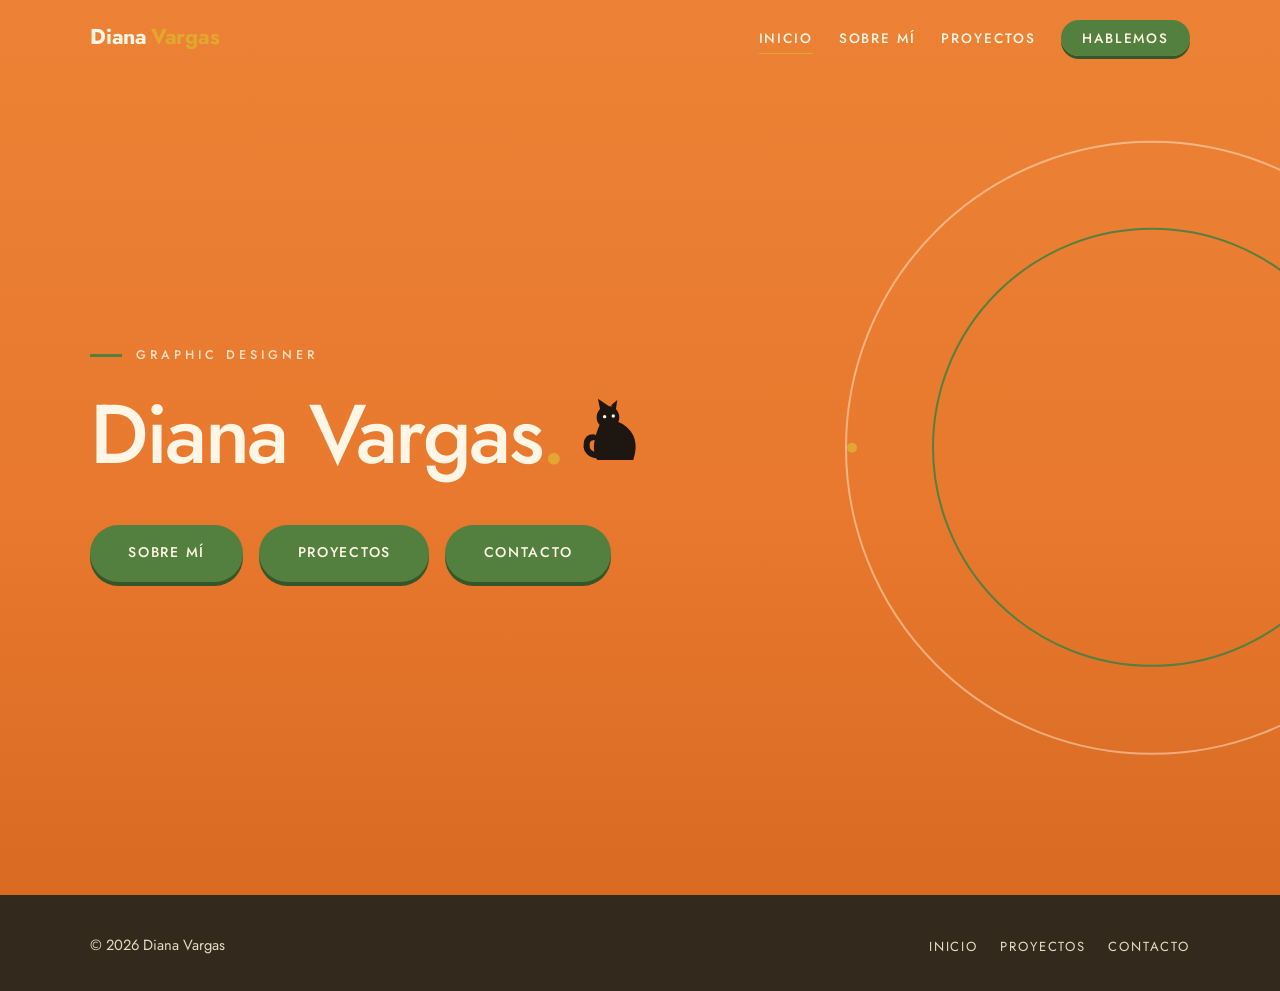
<file: index.html>
<!DOCTYPE html>
<html lang="es">
<head>
  <meta charset="UTF-8" />
  <meta name="viewport" content="width=device-width, initial-scale=1.0" />
  <title>Diana Vargas — Graphic Designer</title>
  <meta name="description" content="Portafolio de Diana Vargas, graphic designer: branding, ilustración, UI/UX y contenido visual." />
  <meta name="author" content="Diana Vargas" />
  <meta name="theme-color" content="#E8792E" />
  <meta property="og:title" content="Diana Vargas — Graphic Designer" />
  <meta property="og:description" content="Branding, ilustración, UI/UX y contenido visual con color y propósito." />
  <meta property="og:type" content="website" />
  <link rel="icon" href="data:image/svg+xml,%3Csvg xmlns='http://www.w3.org/2000/svg' viewBox='0 0 64 64'%3E%3Crect width='64' height='64' rx='8' fill='%23E8792E'/%3E%3Ctext x='32' y='44' font-family='Segoe UI, sans-serif' font-size='36' font-weight='600' fill='%23FFF6E6' text-anchor='middle'%3ED%3C/text%3E%3C/svg%3E" />
  <link rel="preconnect" href="https://fonts.googleapis.com" />
  <link rel="preconnect" href="https://fonts.gstatic.com" crossorigin />
  <link href="https://fonts.googleapis.com/css2?family=Jost:wght@400;500;600;700&display=swap" rel="stylesheet" />
  <link rel="stylesheet" href="style.css?v=2" />
</head>
<body class="page-home">

  <header class="site-header">
    <nav class="nav container" aria-label="Navegación principal">
      <a href="index.html" class="brand">Diana<span class="acento">Vargas</span></a>
      <button class="nav-toggle" id="nav-toggle" aria-expanded="false" aria-controls="nav-menu" aria-label="Abrir menú">
        <span aria-hidden="true"></span>
        <span aria-hidden="true"></span>
        <span aria-hidden="true"></span>
      </button>
      <ul class="nav-menu" id="nav-menu">
        <li><a href="index.html" class="nav-link active">Inicio</a></li>
        <li><a href="sobre-mi.html" class="nav-link">Sobre mí</a></li>
        <li><a href="proyectos.html" class="nav-link">Proyectos</a></li>
        <li><a href="contacto.html" class="nav-link nav-cta">Hablemos</a></li>
      </ul>
    </nav>
  </header>

  <main>
    <!-- ============ INICIO ============ -->
    <section id="inicio" class="hero">
      <div class="hero-circle" aria-hidden="true"></div>

      <div class="container hero-grid">
        <div class="hero-text reveal">
          <p class="hero-role">Graphic Designer</p>
          <h1 class="hero-title">Diana Vargas<span class="hero-dot">.</span><span class="cat" aria-hidden="true">
            <svg class="cat-walk" viewBox="0 0 100 100" preserveAspectRatio="xMidYMax meet">
              <path class="cat-tail-walk" d="M88 58 Q98 40 94 12" fill="none" stroke="#1E1611" stroke-width="10" stroke-linecap="round" />
              <path class="cat-leg cat-leg-a" d="M40 82 L37 94" fill="none" stroke="#1E1611" stroke-width="10" stroke-linecap="round" />
              <path class="cat-leg cat-leg-b" d="M52 84 L50 96" fill="none" stroke="#1E1611" stroke-width="10" stroke-linecap="round" />
              <path class="cat-leg cat-leg-b" d="M68 84 L66 96" fill="none" stroke="#1E1611" stroke-width="10" stroke-linecap="round" />
              <path class="cat-leg cat-leg-a" d="M82 80 L80 94" fill="none" stroke="#1E1611" stroke-width="10" stroke-linecap="round" />
              <ellipse cx="58" cy="66" rx="37" ry="19" fill="#1E1611" />
              <g class="cat-head">
                <path class="cat-ear cat-ear-a" d="M22 38 L17 12 L38 30 Z" fill="#1E1611" />
                <path class="cat-ear cat-ear-b" d="M43 28 L53 14 L52 40 Z" fill="#1E1611" />
                <circle cx="36" cy="46" r="19" fill="#1E1611" />
                <circle class="cat-eye" cx="30" cy="44" r="3" fill="#FFF6E6" />
              </g>
            </svg>
            <svg class="cat-sit" viewBox="0 0 100 100" preserveAspectRatio="xMidYMax meet">
              <path class="cat-tail-sit" d="M30 90 Q8 88 10 72 Q11 62 20 62" fill="none" stroke="#1E1611" stroke-width="9" stroke-linecap="round" />
              <path d="M30 42 Q14 78 26 96 L80 96 Q92 60 64 42 Q46 32 30 42 Z" fill="#1E1611" />
              <path class="cat-ear cat-ear-a" d="M31 24 L27 4 L43 15 Z" fill="#1E1611" />
              <path class="cat-ear cat-ear-b" d="M47 14 L56 6 L53 26 Z" fill="#1E1611" />
              <circle cx="42" cy="32" r="17" fill="#1E1611" />
              <circle class="cat-eye" cx="37" cy="31" r="2.6" fill="#FFF6E6" />
              <circle class="cat-eye" cx="50" cy="30" r="2.6" fill="#FFF6E6" />
            </svg>
          </span></h1>
          <div class="hero-actions">
            <a href="sobre-mi.html" class="btn btn-primary btn-xl">Sobre mí</a>
            <a href="proyectos.html" class="btn btn-primary btn-xl">Proyectos</a>
            <a href="contacto.html" class="btn btn-primary btn-xl">Contacto</a>
          </div>
        </div>
      </div>
    </section>
  </main>

  <footer class="site-footer">
    <div class="container footer-grid">
      <p>© <span id="year">2026</span> Diana Vargas</p>
      <ul class="footer-links">
        <li><a href="index.html">Inicio</a></li>
        <li><a href="proyectos.html">Proyectos</a></li>
        <li><a href="contacto.html">Contacto</a></li>
      </ul>
    </div>
  </footer>

  <div class="toast" id="toast" role="status" aria-live="polite"></div>

  <script src="script.js?v=2"></script>
</body>
</html>
</file>
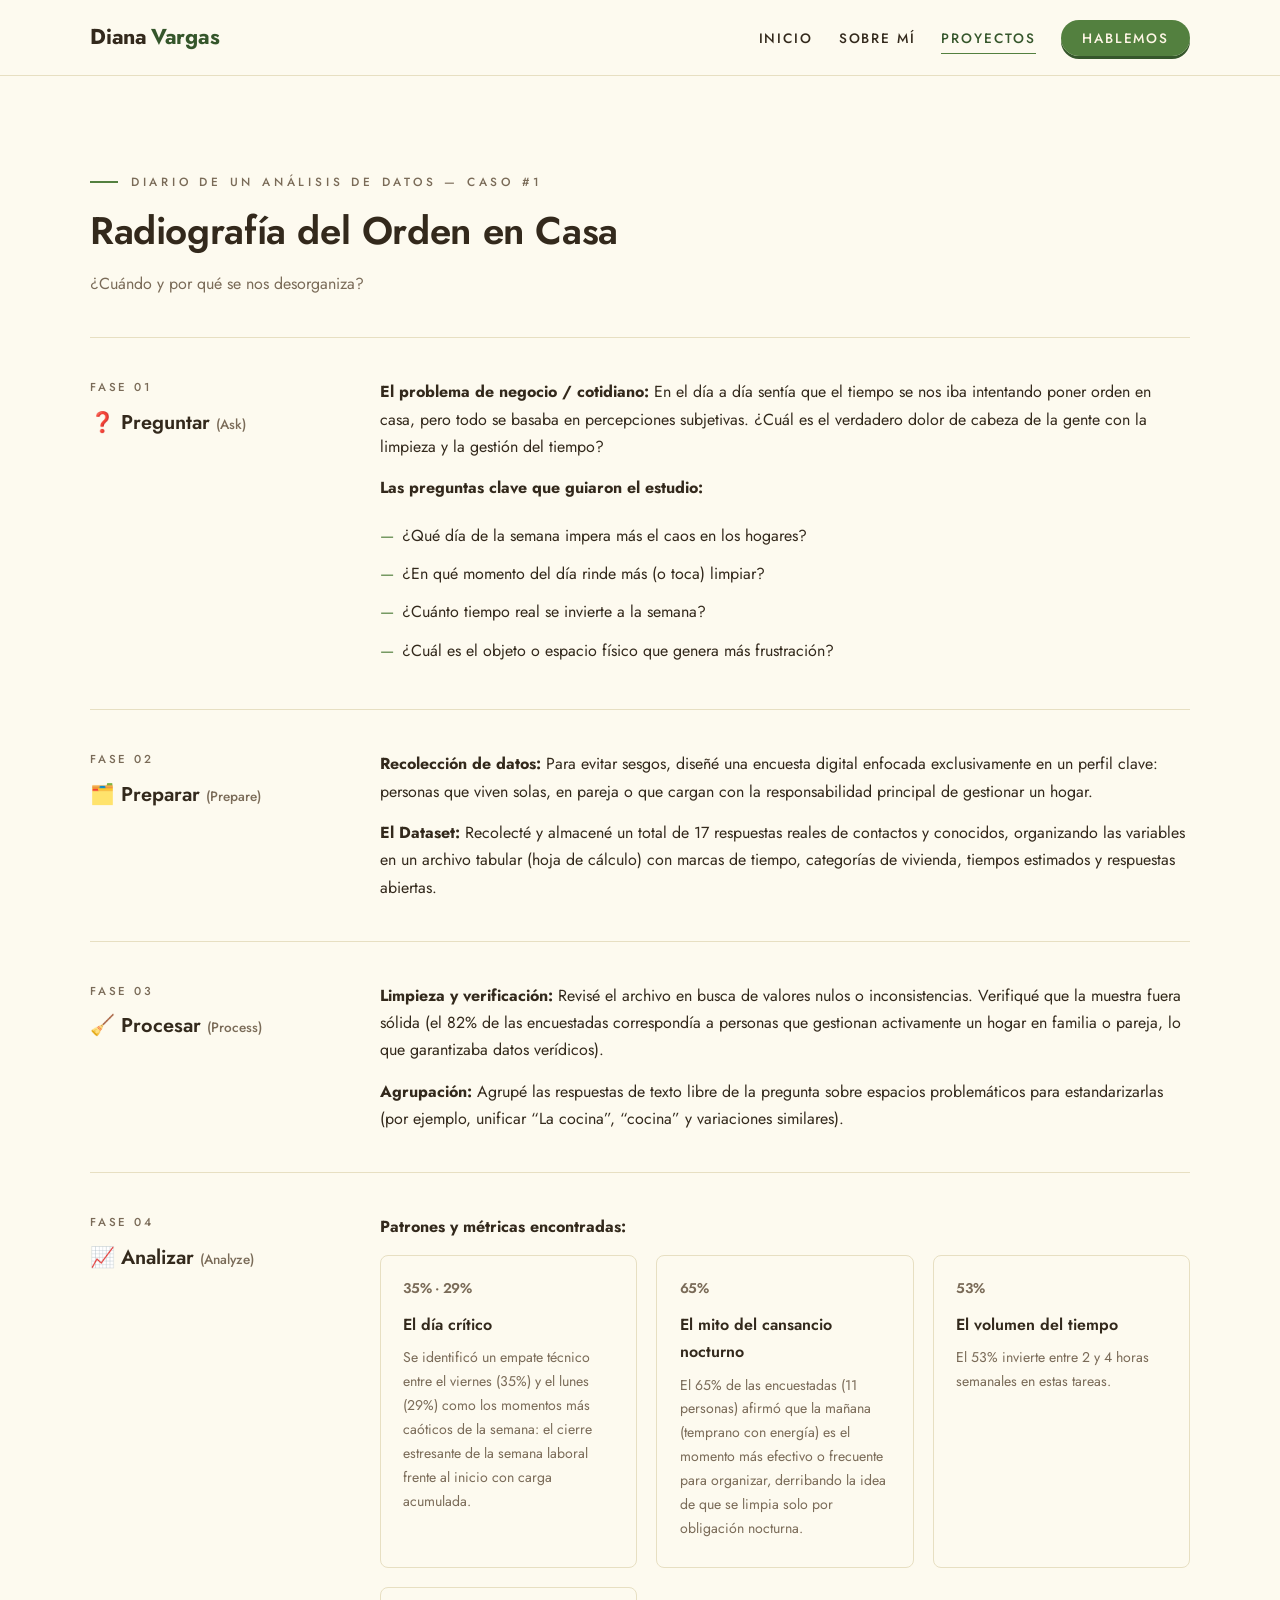
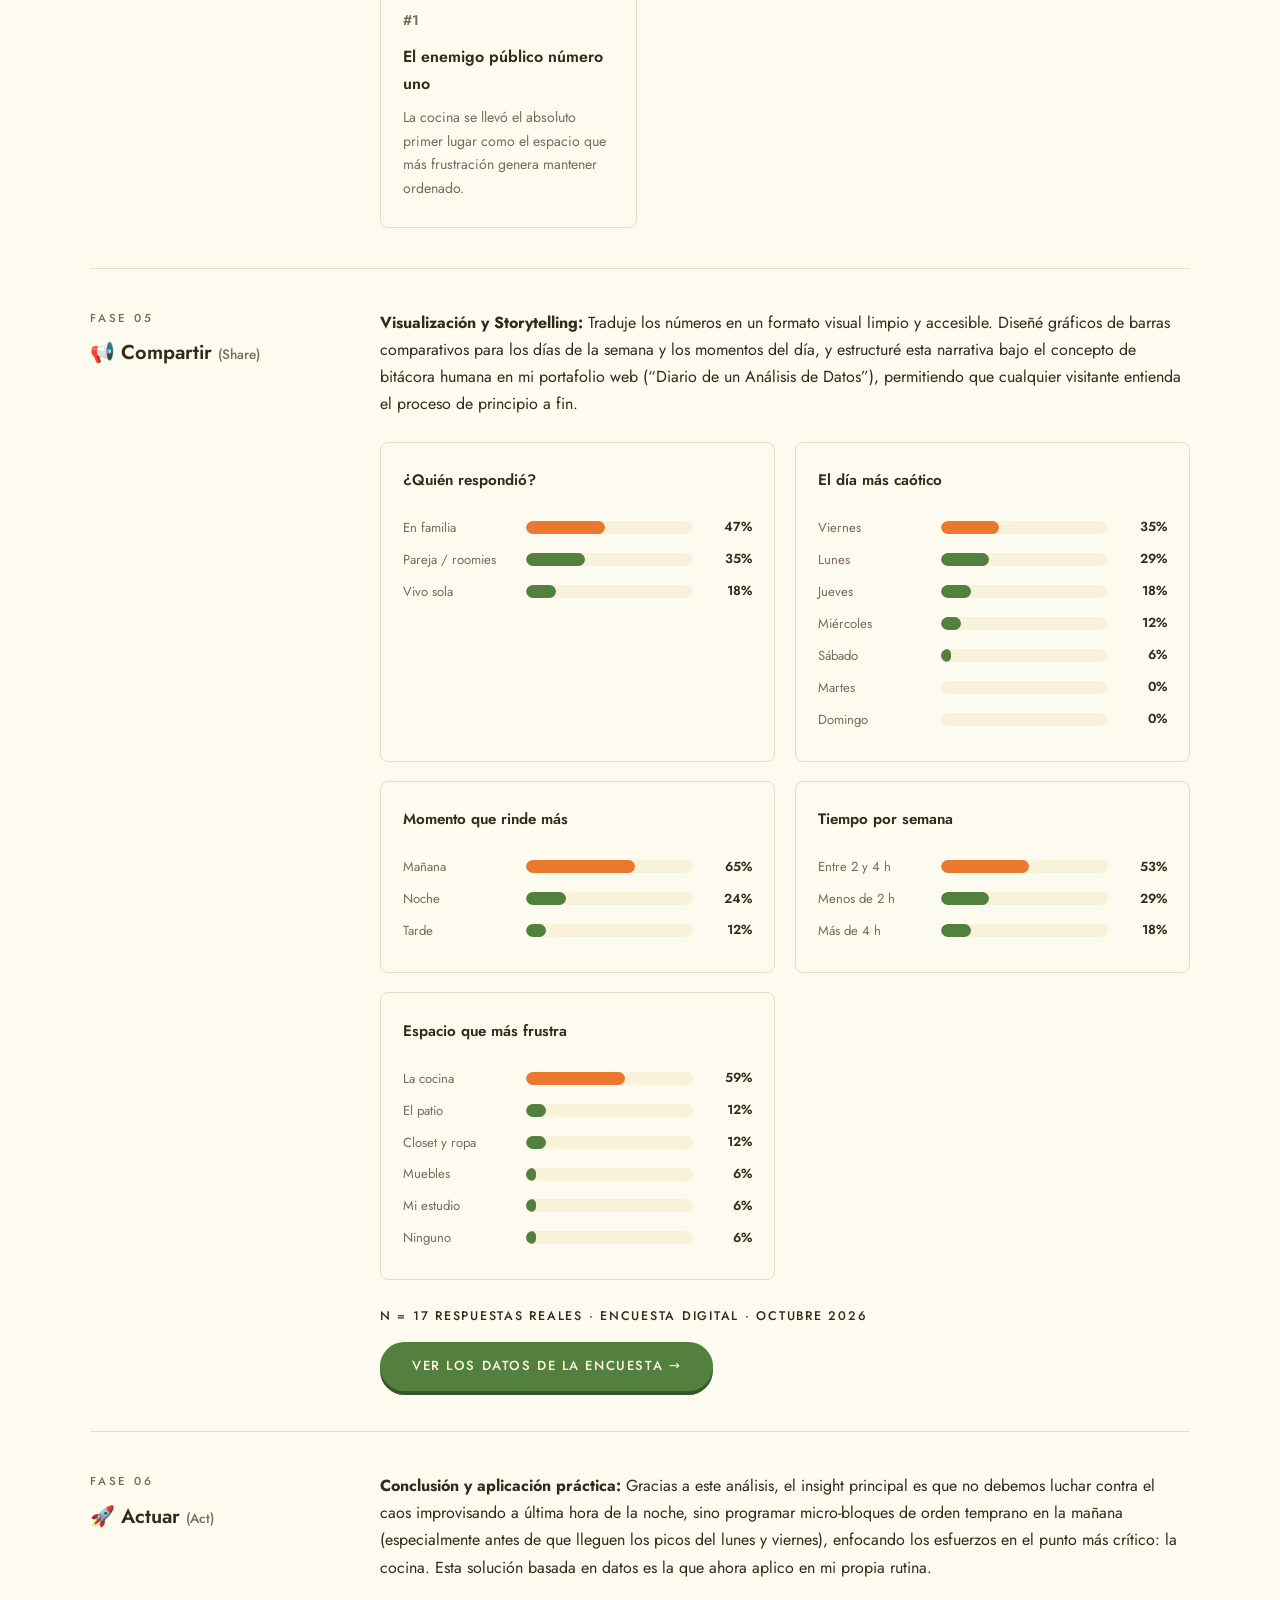
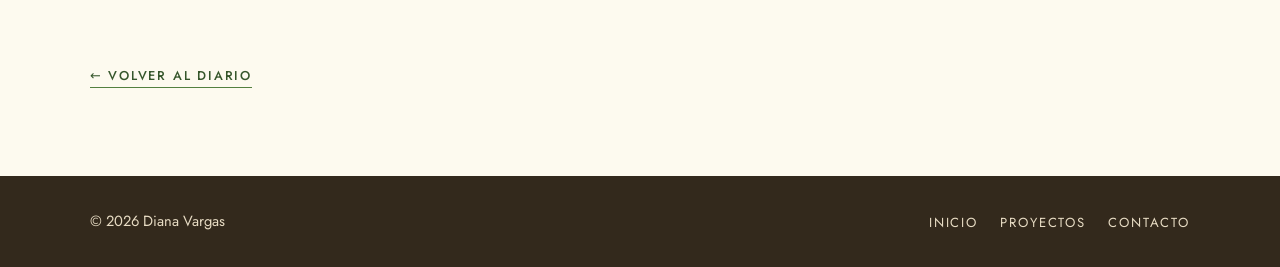
<file: caso-1.html>
<!DOCTYPE html>
<html lang="es">
<head>
  <meta charset="UTF-8" />
  <meta name="viewport" content="width=device-width, initial-scale=1.0" />
  <title>Caso #1: Radiografía del Orden en Casa — Diana Vargas</title>
  <meta name="description" content="Caso #1 del Diario de un análisis de datos: cuándo y por qué se desorganiza el hogar. Encuesta a 17 personas y proceso completo, de principio a fin." />
  <meta name="author" content="Diana Vargas" />
  <meta name="theme-color" content="#E8792E" />
  <link rel="icon" href="data:image/svg+xml,%3Csvg xmlns='http://www.w3.org/2000/svg' viewBox='0 0 64 64'%3E%3Crect width='64' height='64' rx='8' fill='%23E8792E'/%3E%3Ctext x='32' y='44' font-family='Segoe UI, sans-serif' font-size='36' font-weight='600' fill='%23FFF6E6' text-anchor='middle'%3ED%3C/text%3E%3C/svg%3E" />
  <link rel="preconnect" href="https://fonts.googleapis.com" />
  <link rel="preconnect" href="https://fonts.gstatic.com" crossorigin />
  <link href="https://fonts.googleapis.com/css2?family=Jost:wght@400;500;600;700&display=swap" rel="stylesheet" />
  <link rel="stylesheet" href="style.css?v=2" />
</head>
<body>

  <header class="site-header site-header-static">
    <nav class="nav container" aria-label="Navegación principal">
      <a href="index.html" class="brand">Diana<span class="acento">Vargas</span></a>
      <button class="nav-toggle" id="nav-toggle" aria-expanded="false" aria-controls="nav-menu" aria-label="Abrir menú">
        <span aria-hidden="true"></span>
        <span aria-hidden="true"></span>
        <span aria-hidden="true"></span>
      </button>
      <ul class="nav-menu" id="nav-menu">
        <li><a href="index.html" class="nav-link">Inicio</a></li>
        <li><a href="sobre-mi.html" class="nav-link">Sobre mí</a></li>
        <li><a href="proyectos.html" class="nav-link active">Proyectos</a></li>
        <li><a href="contacto.html" class="nav-link nav-cta">Hablemos</a></li>
      </ul>
    </nav>
  </header>

  <main>
    <!-- ============ CASO #1: RADIOGRAFÍA DEL ORDEN EN CASA ============ -->
    <section id="caso-1" class="section">
      <div class="container">
        <p class="section-eyebrow reveal">Diario de un análisis de datos — Caso #1</p>
        <h1 class="section-title reveal">Radiografía del Orden en Casa</h1>
        <p class="section-lead reveal">¿Cuándo y por qué se nos desorganiza?</p>

        <!-- FASE 1: PREGUNTAR -->
        <div class="case-phase reveal" style="--d:.05s">
          <div class="case-phase-meta">
            <p class="case-phase-num">Fase 01</p>
            <h2 class="case-phase-title">❓ Preguntar <span class="case-phase-en">(Ask)</span></h2>
          </div>
          <div class="case-phase-body">
            <p>
              <strong>El problema de negocio / cotidiano:</strong> En el día a día sentía que
              el tiempo se nos iba intentando poner orden en casa, pero todo se basaba en
              percepciones subjetivas. ¿Cuál es el verdadero dolor de cabeza de la gente con
              la limpieza y la gestión del tiempo?
            </p>
            <p><strong>Las preguntas clave que guiaron el estudio:</strong></p>
            <ul class="case-questions">
              <li>¿Qué día de la semana impera más el caos en los hogares?</li>
              <li>¿En qué momento del día rinde más (o toca) limpiar?</li>
              <li>¿Cuánto tiempo real se invierte a la semana?</li>
              <li>¿Cuál es el objeto o espacio físico que genera más frustración?</li>
            </ul>
          </div>
        </div>

        <!-- FASE 2: PREPARAR -->
        <div class="case-phase reveal" style="--d:.05s">
          <div class="case-phase-meta">
            <p class="case-phase-num">Fase 02</p>
            <h2 class="case-phase-title">🗂️ Preparar <span class="case-phase-en">(Prepare)</span></h2>
          </div>
          <div class="case-phase-body">
            <p>
              <strong>Recolección de datos:</strong> Para evitar sesgos, diseñé una encuesta
              digital enfocada exclusivamente en un perfil clave: personas que viven solas,
              en pareja o que cargan con la responsabilidad principal de gestionar un hogar.
            </p>
            <p>
              <strong>El Dataset:</strong> Recolecté y almacené un total de 17 respuestas
              reales de contactos y conocidos, organizando las variables en un archivo tabular
              (hoja de cálculo) con marcas de tiempo, categorías de vivienda, tiempos estimados
              y respuestas abiertas.
            </p>
          </div>
        </div>

        <!-- FASE 3: PROCESAR -->
        <div class="case-phase reveal" style="--d:.05s">
          <div class="case-phase-meta">
            <p class="case-phase-num">Fase 03</p>
            <h2 class="case-phase-title">🧹 Procesar <span class="case-phase-en">(Process)</span></h2>
          </div>
          <div class="case-phase-body">
            <p>
              <strong>Limpieza y verificación:</strong> Revisé el archivo en busca de valores
              nulos o inconsistencias. Verifiqué que la muestra fuera sólida (el 82% de las
              encuestadas correspondía a personas que gestionan activamente un hogar en familia
              o pareja, lo que garantizaba datos verídicos).
            </p>
            <p>
              <strong>Agrupación:</strong> Agrupé las respuestas de texto libre de la pregunta
              sobre espacios problemáticos para estandarizarlas (por ejemplo, unificar
              “La cocina”, “cocina” y variaciones similares).
            </p>
          </div>
        </div>

        <!-- FASE 4: ANALIZAR -->
        <div class="case-phase reveal" style="--d:.05s">
          <div class="case-phase-meta">
            <p class="case-phase-num">Fase 04</p>
            <h2 class="case-phase-title">📈 Analizar <span class="case-phase-en">(Analyze)</span></h2>
          </div>
          <div class="case-phase-body">
            <p><strong>Patrones y métricas encontradas:</strong></p>
            <div class="findings-grid">
              <article class="finding">
                <p class="finding-num">35% · 29%</p>
                <h3>El día crítico</h3>
                <p>Se identificó un empate técnico entre el viernes (35%) y el lunes (29%) como los momentos más caóticos de la semana: el cierre estresante de la semana laboral frente al inicio con carga acumulada.</p>
              </article>

              <article class="finding">
                <p class="finding-num">65%</p>
                <h3>El mito del cansancio nocturno</h3>
                <p>El 65% de las encuestadas (11 personas) afirmó que la mañana (temprano con energía) es el momento más efectivo o frecuente para organizar, derribando la idea de que se limpia solo por obligación nocturna.</p>
              </article>

              <article class="finding">
                <p class="finding-num">53%</p>
                <h3>El volumen del tiempo</h3>
                <p>El 53% invierte entre 2 y 4 horas semanales en estas tareas.</p>
              </article>

              <article class="finding">
                <p class="finding-num">#1</p>
                <h3>El enemigo público número uno</h3>
                <p>La cocina se llevó el absoluto primer lugar como el espacio que más frustración genera mantener ordenado.</p>
              </article>
            </div>
          </div>
        </div>

        <!-- FASE 5: COMPARTIR -->
        <div class="case-phase reveal" style="--d:.05s">
          <div class="case-phase-meta">
            <p class="case-phase-num">Fase 05</p>
            <h2 class="case-phase-title">📢 Compartir <span class="case-phase-en">(Share)</span></h2>
          </div>
          <div class="case-phase-body">
            <p>
              <strong>Visualización y Storytelling:</strong> Traduje los números en un formato
              visual limpio y accesible. Diseñé gráficos de barras comparativos para los días
              de la semana y los momentos del día, y estructuré esta narrativa bajo el concepto
              de bitácora humana en mi portafolio web (“Diario de un Análisis de Datos”),
              permitiendo que cualquier visitante entienda el proceso de principio a fin.
            </p>

            <div class="case-charts" aria-label="Gráficos de la encuesta">

              <article class="chart-card">
                <h4 class="chart-title">¿Quién respondió?</h4>
                <div class="bar-row">
                  <span class="bar-label">En familia</span>
                  <div class="bar-track"><div class="bar-fill bar-top" style="--w:47%"></div></div>
                  <span class="bar-value">47%</span>
                </div>
                <div class="bar-row">
                  <span class="bar-label">Pareja / roomies</span>
                  <div class="bar-track"><div class="bar-fill" style="--w:35%"></div></div>
                  <span class="bar-value">35%</span>
                </div>
                <div class="bar-row">
                  <span class="bar-label">Vivo sola</span>
                  <div class="bar-track"><div class="bar-fill" style="--w:18%"></div></div>
                  <span class="bar-value">18%</span>
                </div>
              </article>

              <article class="chart-card">
                <h4 class="chart-title">El día más caótico</h4>
                <div class="bar-row">
                  <span class="bar-label">Viernes</span>
                  <div class="bar-track"><div class="bar-fill bar-top" style="--w:35%"></div></div>
                  <span class="bar-value">35%</span>
                </div>
                <div class="bar-row">
                  <span class="bar-label">Lunes</span>
                  <div class="bar-track"><div class="bar-fill" style="--w:29%"></div></div>
                  <span class="bar-value">29%</span>
                </div>
                <div class="bar-row">
                  <span class="bar-label">Jueves</span>
                  <div class="bar-track"><div class="bar-fill" style="--w:18%"></div></div>
                  <span class="bar-value">18%</span>
                </div>
                <div class="bar-row">
                  <span class="bar-label">Miércoles</span>
                  <div class="bar-track"><div class="bar-fill" style="--w:12%"></div></div>
                  <span class="bar-value">12%</span>
                </div>
                <div class="bar-row">
                  <span class="bar-label">Sábado</span>
                  <div class="bar-track"><div class="bar-fill" style="--w:6%"></div></div>
                  <span class="bar-value">6%</span>
                </div>
                <div class="bar-row">
                  <span class="bar-label">Martes</span>
                  <div class="bar-track"><div class="bar-fill" style="--w:0%"></div></div>
                  <span class="bar-value">0%</span>
                </div>
                <div class="bar-row">
                  <span class="bar-label">Domingo</span>
                  <div class="bar-track"><div class="bar-fill" style="--w:0%"></div></div>
                  <span class="bar-value">0%</span>
                </div>
              </article>

              <article class="chart-card">
                <h4 class="chart-title">Momento que rinde más</h4>
                <div class="bar-row">
                  <span class="bar-label">Mañana</span>
                  <div class="bar-track"><div class="bar-fill bar-top" style="--w:65%"></div></div>
                  <span class="bar-value">65%</span>
                </div>
                <div class="bar-row">
                  <span class="bar-label">Noche</span>
                  <div class="bar-track"><div class="bar-fill" style="--w:24%"></div></div>
                  <span class="bar-value">24%</span>
                </div>
                <div class="bar-row">
                  <span class="bar-label">Tarde</span>
                  <div class="bar-track"><div class="bar-fill" style="--w:12%"></div></div>
                  <span class="bar-value">12%</span>
                </div>
              </article>

              <article class="chart-card">
                <h4 class="chart-title">Tiempo por semana</h4>
                <div class="bar-row">
                  <span class="bar-label">Entre 2 y 4 h</span>
                  <div class="bar-track"><div class="bar-fill bar-top" style="--w:53%"></div></div>
                  <span class="bar-value">53%</span>
                </div>
                <div class="bar-row">
                  <span class="bar-label">Menos de 2 h</span>
                  <div class="bar-track"><div class="bar-fill" style="--w:29%"></div></div>
                  <span class="bar-value">29%</span>
                </div>
                <div class="bar-row">
                  <span class="bar-label">Más de 4 h</span>
                  <div class="bar-track"><div class="bar-fill" style="--w:18%"></div></div>
                  <span class="bar-value">18%</span>
                </div>
              </article>

              <article class="chart-card">
                <h4 class="chart-title">Espacio que más frustra</h4>
                <div class="bar-row">
                  <span class="bar-label">La cocina</span>
                  <div class="bar-track"><div class="bar-fill bar-top" style="--w:59%"></div></div>
                  <span class="bar-value">59%</span>
                </div>
                <div class="bar-row">
                  <span class="bar-label">El patio</span>
                  <div class="bar-track"><div class="bar-fill" style="--w:12%"></div></div>
                  <span class="bar-value">12%</span>
                </div>
                <div class="bar-row">
                  <span class="bar-label">Closet y ropa</span>
                  <div class="bar-track"><div class="bar-fill" style="--w:12%"></div></div>
                  <span class="bar-value">12%</span>
                </div>
                <div class="bar-row">
                  <span class="bar-label">Muebles</span>
                  <div class="bar-track"><div class="bar-fill" style="--w:6%"></div></div>
                  <span class="bar-value">6%</span>
                </div>
                <div class="bar-row">
                  <span class="bar-label">Mi estudio</span>
                  <div class="bar-track"><div class="bar-fill" style="--w:6%"></div></div>
                  <span class="bar-value">6%</span>
                </div>
                <div class="bar-row">
                  <span class="bar-label">Ninguno</span>
                  <div class="bar-track"><div class="bar-fill" style="--w:6%"></div></div>
                  <span class="bar-value">6%</span>
                </div>
              </article>

            </div>

            <p class="chart-note">n = 17 respuestas reales · Encuesta digital · Octubre 2026</p>
            <a href="https://docs.google.com/spreadsheets/d/14oPgkShcwxnP7T-ZuAWKB8vwK5iuHncXPXZ8y_I0pBw/edit?resourcekey=&amp;gid=1236105568#gid=1236105568" target="_blank" rel="noopener" class="btn btn-primary">Ver los datos de la encuesta →</a>
          </div>
        </div>

        <!-- FASE 6: ACTUAR -->
        <div class="case-phase reveal" style="--d:.05s">
          <div class="case-phase-meta">
            <p class="case-phase-num">Fase 06</p>
            <h2 class="case-phase-title">🚀 Actuar <span class="case-phase-en">(Act)</span></h2>
          </div>
          <div class="case-phase-body">
            <p>
              <strong>Conclusión y aplicación práctica:</strong> Gracias a este análisis, el
              insight principal es que no debemos luchar contra el caos improvisando a última
              hora de la noche, sino programar micro-bloques de orden temprano en la mañana
              (especialmente antes de que lleguen los picos del lunes y viernes), enfocando
              los esfuerzos en el punto más crítico: la cocina. Esta solución basada en datos
              es la que ahora aplico en mi propia rutina.
            </p>
          </div>
        </div>

        <p class="case-back reveal">
          <a href="diario.html" class="project-link">← Volver al diario</a>
        </p>
      </div>
    </section>
  </main>

  <footer class="site-footer">
    <div class="container footer-grid">
      <p>© <span id="year">2026</span> Diana Vargas</p>
      <ul class="footer-links">
        <li><a href="index.html">Inicio</a></li>
        <li><a href="proyectos.html">Proyectos</a></li>
        <li><a href="contacto.html">Contacto</a></li>
      </ul>
    </div>
  </footer>

  <div class="toast" id="toast" role="status" aria-live="polite"></div>

  <script src="script.js?v=2"></script>
</body>
</html>
</file>
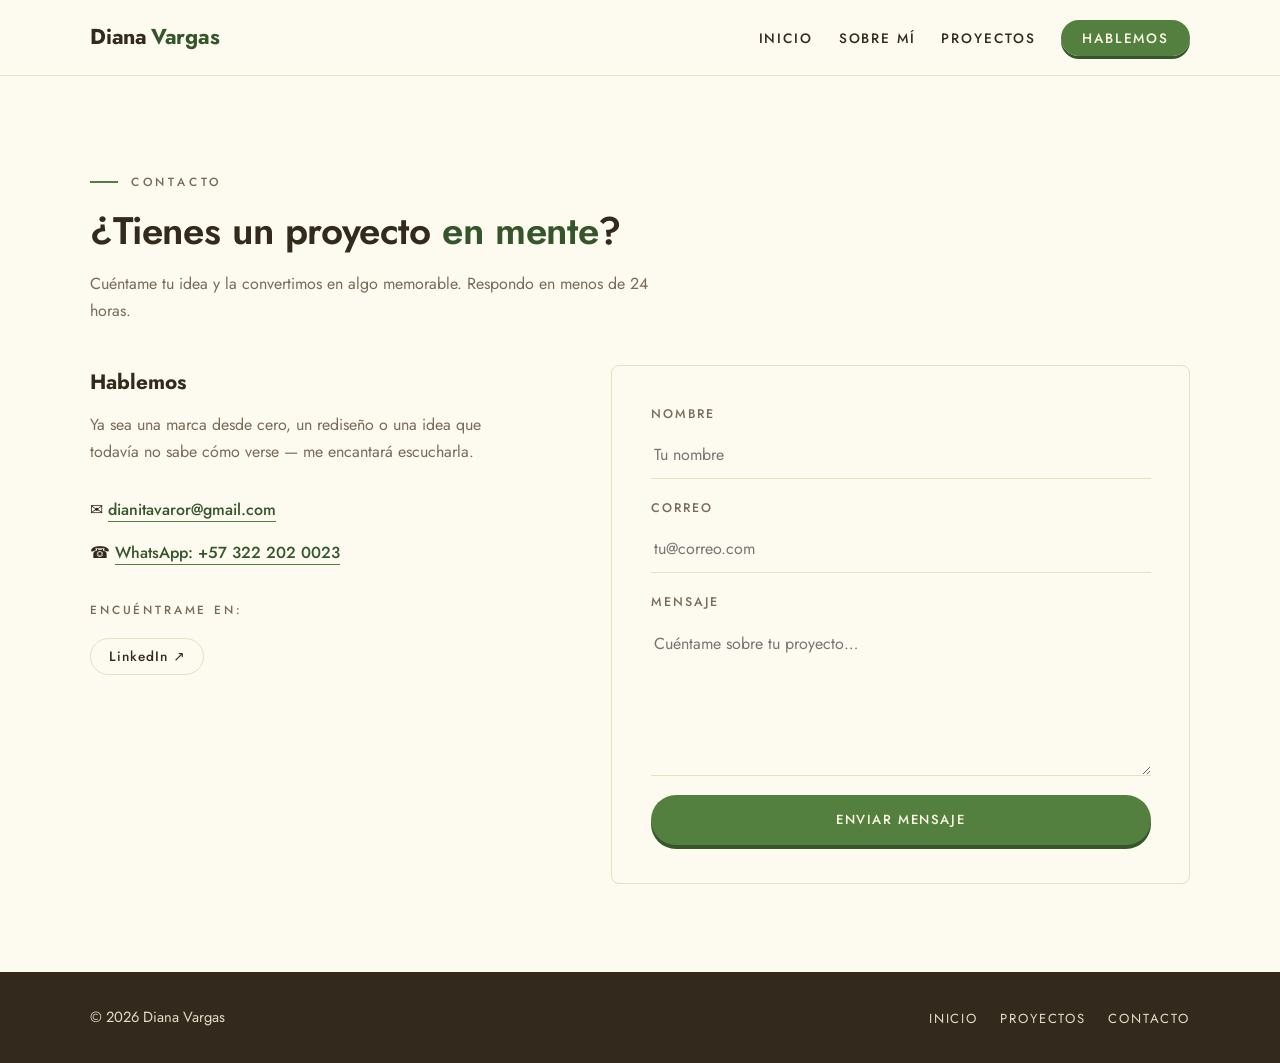
<file: contacto.html>
<!DOCTYPE html>
<html lang="es">
<head>
  <meta charset="UTF-8" />
  <meta name="viewport" content="width=device-width, initial-scale=1.0" />
  <title>Contacto — Diana Vargas</title>
  <meta name="description" content="Contacta a Diana Vargas para tu próximo proyecto de branding, UI/UX, ilustración o contenido visual." />
  <meta name="author" content="Diana Vargas" />
  <meta name="theme-color" content="#335C67" />
  <link rel="icon" href="data:image/svg+xml,%3Csvg xmlns='http://www.w3.org/2000/svg' viewBox='0 0 64 64'%3E%3Crect width='64' height='64' rx='8' fill='%23FDFAEF'/%3E%3Ctext x='32' y='44' font-family='Segoe UI, sans-serif' font-size='36' font-weight='600' fill='%23335C67' text-anchor='middle'%3ED%3C/text%3E%3C/svg%3E" />
  <link rel="preconnect" href="https://fonts.googleapis.com" />
  <link rel="preconnect" href="https://fonts.gstatic.com" crossorigin />
  <link href="https://fonts.googleapis.com/css2?family=Jost:wght@400;500;600;700&display=swap" rel="stylesheet" />
  <link rel="stylesheet" href="style.css?v=2" />
</head>
<body>

  <header class="site-header site-header-static">
    <nav class="nav container" aria-label="Navegación principal">
      <a href="index.html" class="brand">Diana<span class="acento">Vargas</span></a>
      <button class="nav-toggle" id="nav-toggle" aria-expanded="false" aria-controls="nav-menu" aria-label="Abrir menú">
        <span aria-hidden="true"></span>
        <span aria-hidden="true"></span>
        <span aria-hidden="true"></span>
      </button>
      <ul class="nav-menu" id="nav-menu">
        <li><a href="index.html" class="nav-link">Inicio</a></li>
        <li><a href="sobre-mi.html" class="nav-link">Sobre mí</a></li>
        <li><a href="proyectos.html" class="nav-link">Proyectos</a></li>
        <li><a href="contacto.html" class="nav-link nav-cta">Hablemos</a></li>
      </ul>
    </nav>
  </header>

  <main>
    <!-- ============ CONTACTO ============ -->
    <section id="contacto" class="section">
      <div class="container">
        <p class="section-eyebrow reveal">Contacto</p>
        <h1 class="section-title reveal">¿Tienes un proyecto <span class="acento">en mente</span>?</h1>
        <p class="section-lead reveal">
          Cuéntame tu idea y la convertimos en algo memorable.
          Respondo en menos de 24 horas.
        </p>

        <div class="contact-grid">
          <div class="contact-info reveal" style="--d:.1s">
            <h3>Hablemos</h3>
            <p>
              Ya sea una marca desde cero, un rediseño o una idea que todavía no
              sabe cómo verse — me encantará escucharla.
            </p>
            <ul class="contact-list">
              <li>
                <span aria-hidden="true">✉</span>
                <a href="mailto:dianitavaror@gmail.com">dianitavaror@gmail.com</a>
              </li>
              <li>
                <span aria-hidden="true">☎</span>
                <a href="https://wa.me/573222020023" target="_blank" rel="noopener">WhatsApp: +57 322 202 0023</a>
              </li>
            </ul>
            <p class="contact-social-label">Encuéntrame en:</p>
            <ul class="social-links">
              <li><a href="https://co.linkedin.com/in/dianavaror/en" target="_blank" rel="noopener">LinkedIn ↗</a></li>
            </ul>
          </div>

          <form id="contact-form" class="contact-form reveal" style="--d:.2s">
            <div class="form-field">
              <label for="f-nombre">Nombre</label>
              <input type="text" id="f-nombre" name="nombre" placeholder="Tu nombre" required />
            </div>
            <div class="form-field">
              <label for="f-email">Correo</label>
              <input type="email" id="f-email" name="email" placeholder="tu@correo.com" required />
            </div>
            <div class="form-field">
              <label for="f-mensaje">Mensaje</label>
              <textarea id="f-mensaje" name="mensaje" rows="5" placeholder="Cuéntame sobre tu proyecto…" required></textarea>
            </div>
            <button type="submit" class="btn btn-primary btn-block">Enviar mensaje</button>
          </form>
        </div>
      </div>
    </section>
  </main>

  <footer class="site-footer">
    <div class="container footer-grid">
      <p>© <span id="year">2026</span> Diana Vargas</p>
      <ul class="footer-links">
        <li><a href="index.html">Inicio</a></li>
        <li><a href="proyectos.html">Proyectos</a></li>
        <li><a href="contacto.html">Contacto</a></li>
      </ul>
    </div>
  </footer>

  <div class="toast" id="toast" role="status" aria-live="polite"></div>

  <script src="script.js?v=2"></script>
</body>
</html>
</file>
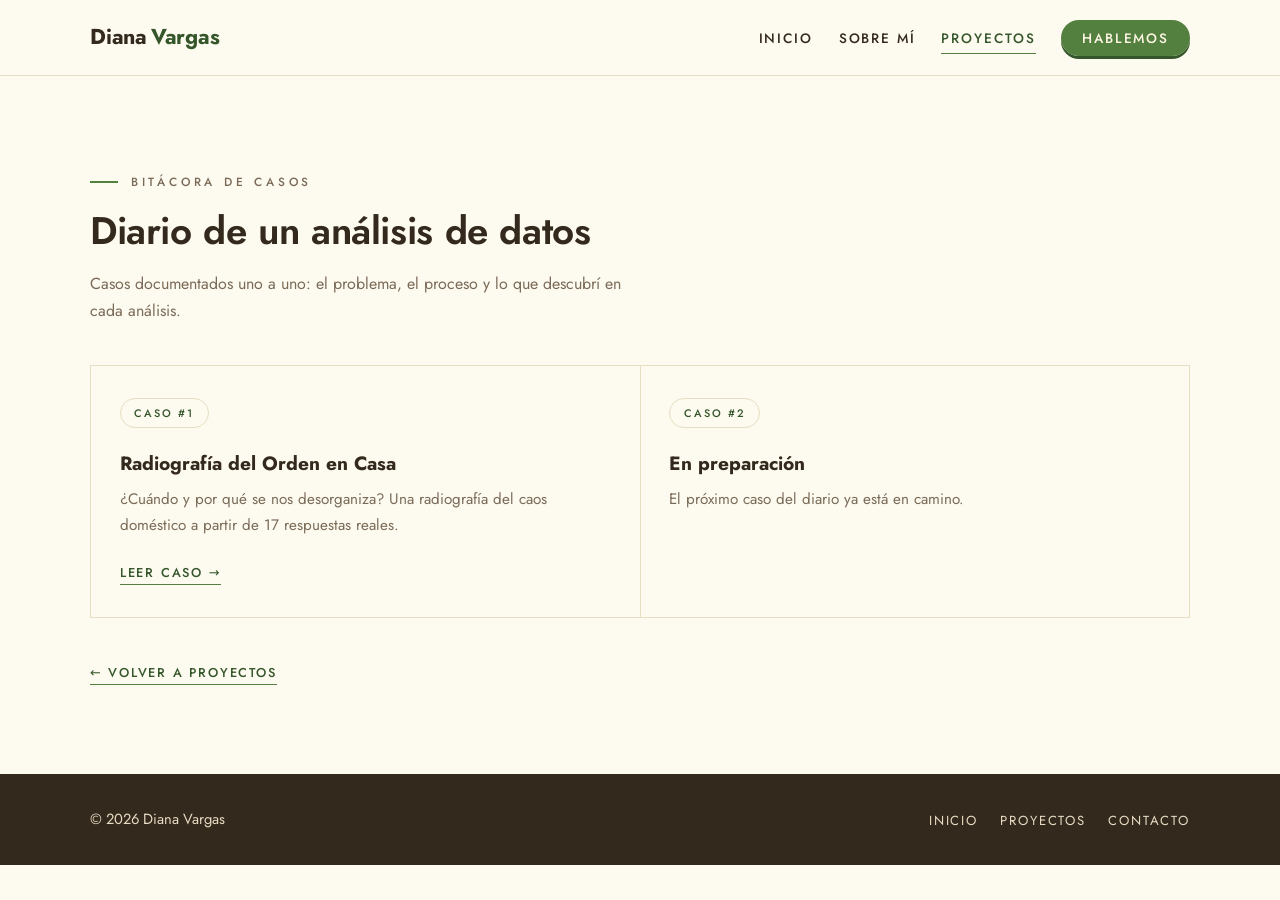
<file: diario.html>
<!DOCTYPE html>
<html lang="es">
<head>
  <meta charset="UTF-8" />
  <meta name="viewport" content="width=device-width, initial-scale=1.0" />
  <title>Diario de un análisis de datos — Diana Vargas</title>
  <meta name="description" content="Diario de un análisis de datos: casos documentados paso a paso — el problema, el proceso y los hallazgos de cada análisis." />
  <meta name="author" content="Diana Vargas" />
  <meta name="theme-color" content="#E8792E" />
  <link rel="icon" href="data:image/svg+xml,%3Csvg xmlns='http://www.w3.org/2000/svg' viewBox='0 0 64 64'%3E%3Crect width='64' height='64' rx='8' fill='%23E8792E'/%3E%3Ctext x='32' y='44' font-family='Segoe UI, sans-serif' font-size='36' font-weight='600' fill='%23FFF6E6' text-anchor='middle'%3ED%3C/text%3E%3C/svg%3E" />
  <link rel="preconnect" href="https://fonts.googleapis.com" />
  <link rel="preconnect" href="https://fonts.gstatic.com" crossorigin />
  <link href="https://fonts.googleapis.com/css2?family=Jost:wght@400;500;600;700&display=swap" rel="stylesheet" />
  <link rel="stylesheet" href="style.css?v=2" />
</head>
<body>

  <header class="site-header site-header-static">
    <nav class="nav container" aria-label="Navegación principal">
      <a href="index.html" class="brand">Diana<span class="acento">Vargas</span></a>
      <button class="nav-toggle" id="nav-toggle" aria-expanded="false" aria-controls="nav-menu" aria-label="Abrir menú">
        <span aria-hidden="true"></span>
        <span aria-hidden="true"></span>
        <span aria-hidden="true"></span>
      </button>
      <ul class="nav-menu" id="nav-menu">
        <li><a href="index.html" class="nav-link">Inicio</a></li>
        <li><a href="sobre-mi.html" class="nav-link">Sobre mí</a></li>
        <li><a href="proyectos.html" class="nav-link active">Proyectos</a></li>
        <li><a href="contacto.html" class="nav-link nav-cta">Hablemos</a></li>
      </ul>
    </nav>
  </header>

  <main>
    <!-- ============ DIARIO DE UN ANÁLISIS DE DATOS ============ -->
    <section id="diario" class="section">
      <div class="container">
        <p class="section-eyebrow reveal">Bitácora de casos</p>
        <h1 class="section-title reveal">Diario de un análisis de datos</h1>
        <p class="section-lead reveal">
          Casos documentados uno a uno: el problema, el proceso y lo que
          descubrí en cada análisis.
        </p>

        <div class="projects-grid">
          <article class="project-card reveal" style="--d:.05s">
            <span class="tag">Caso #1</span>
            <h3>Radiografía del Orden en Casa</h3>
            <p>¿Cuándo y por qué se nos desorganiza? Una radiografía del caos doméstico a partir de 17 respuestas reales.</p>
            <a href="caso-1.html" class="project-link">Leer caso <span aria-hidden="true">→</span></a>
          </article>

          <article class="project-card case-soon reveal" style="--d:.15s">
            <span class="tag">Caso #2</span>
            <h3>En preparación</h3>
            <p>El próximo caso del diario ya está en camino.</p>
          </article>
        </div>

        <p class="case-back reveal">
          <a href="proyectos.html" class="project-link">← Volver a proyectos</a>
        </p>
      </div>
    </section>
  </main>

  <footer class="site-footer">
    <div class="container footer-grid">
      <p>© <span id="year">2026</span> Diana Vargas</p>
      <ul class="footer-links">
        <li><a href="index.html">Inicio</a></li>
        <li><a href="proyectos.html">Proyectos</a></li>
        <li><a href="contacto.html">Contacto</a></li>
      </ul>
    </div>
  </footer>

  <div class="toast" id="toast" role="status" aria-live="polite"></div>

  <script src="script.js?v=2"></script>
</body>
</html>
</file>
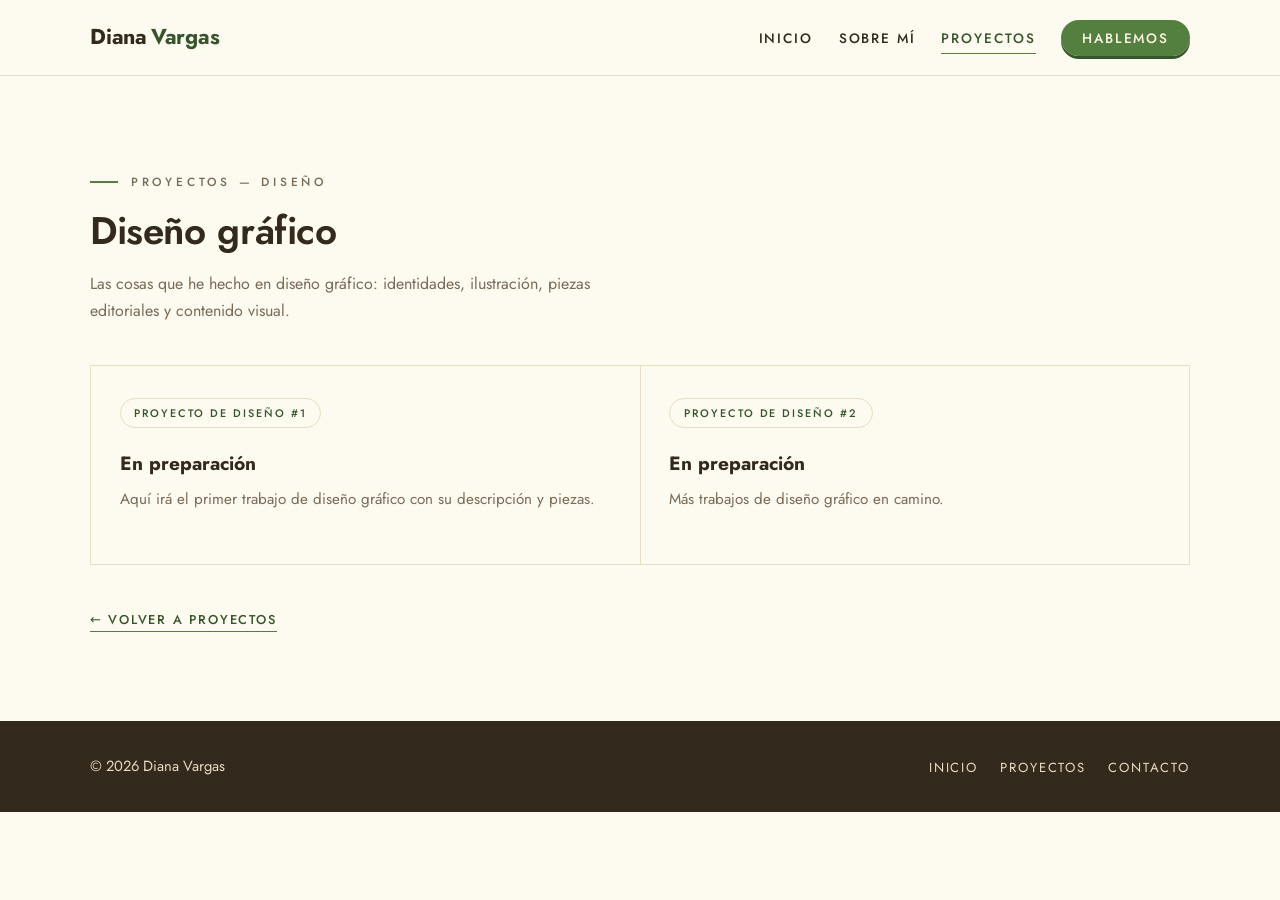
<file: diseno.html>
<!DOCTYPE html>
<html lang="es">
<head>
  <meta charset="UTF-8" />
  <meta name="viewport" content="width=device-width, initial-scale=1.0" />
  <title>Diseño gráfico — Diana Vargas</title>
  <meta name="description" content="Trabajos de diseño gráfico de Diana Vargas: identidades, ilustración, piezas editoriales y contenido visual." />
  <meta name="author" content="Diana Vargas" />
  <meta name="theme-color" content="#E8792E" />
  <link rel="icon" href="data:image/svg+xml,%3Csvg xmlns='http://www.w3.org/2000/svg' viewBox='0 0 64 64'%3E%3Crect width='64' height='64' rx='8' fill='%23E8792E'/%3E%3Ctext x='32' y='44' font-family='Segoe UI, sans-serif' font-size='36' font-weight='600' fill='%23FFF6E6' text-anchor='middle'%3ED%3C/text%3E%3C/svg%3E" />
  <link rel="preconnect" href="https://fonts.googleapis.com" />
  <link rel="preconnect" href="https://fonts.gstatic.com" crossorigin />
  <link href="https://fonts.googleapis.com/css2?family=Jost:wght@400;500;600;700&display=swap" rel="stylesheet" />
  <link rel="stylesheet" href="style.css?v=2" />
</head>
<body>

  <header class="site-header site-header-static">
    <nav class="nav container" aria-label="Navegación principal">
      <a href="index.html" class="brand">Diana<span class="acento">Vargas</span></a>
      <button class="nav-toggle" id="nav-toggle" aria-expanded="false" aria-controls="nav-menu" aria-label="Abrir menú">
        <span aria-hidden="true"></span>
        <span aria-hidden="true"></span>
        <span aria-hidden="true"></span>
      </button>
      <ul class="nav-menu" id="nav-menu">
        <li><a href="index.html" class="nav-link">Inicio</a></li>
        <li><a href="sobre-mi.html" class="nav-link">Sobre mí</a></li>
        <li><a href="proyectos.html" class="nav-link active">Proyectos</a></li>
        <li><a href="contacto.html" class="nav-link nav-cta">Hablemos</a></li>
      </ul>
    </nav>
  </header>

  <main>
    <!-- ============ DISEÑO GRÁFICO ============ -->
    <section id="diseno" class="section">
      <div class="container">
        <p class="section-eyebrow reveal">Proyectos — Diseño</p>
        <h1 class="section-title reveal">Diseño gráfico</h1>
        <p class="section-lead reveal">
          Las cosas que he hecho en diseño gráfico: identidades, ilustración,
          piezas editoriales y contenido visual.
        </p>

        <div class="projects-grid">
          <article class="project-card case-soon reveal" style="--d:.05s">
            <span class="tag">Proyecto de diseño #1</span>
            <h3>En preparación</h3>
            <p>Aquí irá el primer trabajo de diseño gráfico con su descripción y piezas.</p>
          </article>

          <article class="project-card case-soon reveal" style="--d:.15s">
            <span class="tag">Proyecto de diseño #2</span>
            <h3>En preparación</h3>
            <p>Más trabajos de diseño gráfico en camino.</p>
          </article>
        </div>

        <p class="case-back reveal">
          <a href="proyectos.html" class="project-link">← Volver a proyectos</a>
        </p>
      </div>
    </section>
  </main>

  <footer class="site-footer">
    <div class="container footer-grid">
      <p>© <span id="year">2026</span> Diana Vargas</p>
      <ul class="footer-links">
        <li><a href="index.html">Inicio</a></li>
        <li><a href="proyectos.html">Proyectos</a></li>
        <li><a href="contacto.html">Contacto</a></li>
      </ul>
    </div>
  </footer>

  <div class="toast" id="toast" role="status" aria-live="polite"></div>

  <script src="script.js?v=2"></script>
</body>
</html>
</file>
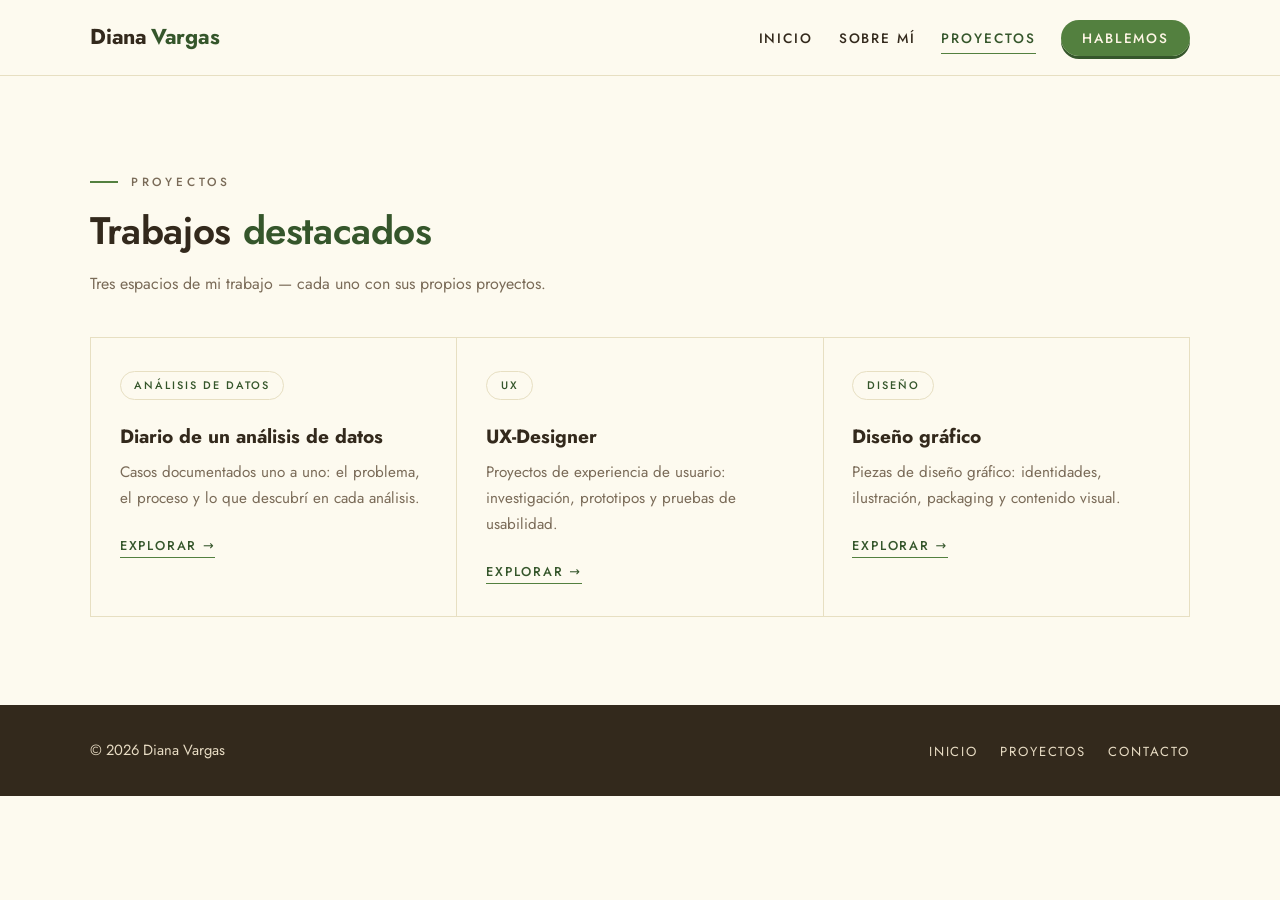
<file: proyectos.html>
<!DOCTYPE html>
<html lang="es">
<head>
  <meta charset="UTF-8" />
  <meta name="viewport" content="width=device-width, initial-scale=1.0" />
  <title>Proyectos — Diana Vargas</title>
  <meta name="description" content="Proyectos de Diana Vargas en tres áreas: análisis de datos, diseño UX y diseño gráfico." />
  <meta name="author" content="Diana Vargas" />
  <meta name="theme-color" content="#335C67" />
  <link rel="icon" href="data:image/svg+xml,%3Csvg xmlns='http://www.w3.org/2000/svg' viewBox='0 0 64 64'%3E%3Crect width='64' height='64' rx='8' fill='%23FDFAEF'/%3E%3Ctext x='32' y='44' font-family='Segoe UI, sans-serif' font-size='36' font-weight='600' fill='%23335C67' text-anchor='middle'%3ED%3C/text%3E%3C/svg%3E" />
  <link rel="preconnect" href="https://fonts.googleapis.com" />
  <link rel="preconnect" href="https://fonts.gstatic.com" crossorigin />
  <link href="https://fonts.googleapis.com/css2?family=Jost:wght@400;500;600;700&display=swap" rel="stylesheet" />
  <link rel="stylesheet" href="style.css?v=2" />
</head>
<body>

  <header class="site-header site-header-static">
    <nav class="nav container" aria-label="Navegación principal">
      <a href="index.html" class="brand">Diana<span class="acento">Vargas</span></a>
      <button class="nav-toggle" id="nav-toggle" aria-expanded="false" aria-controls="nav-menu" aria-label="Abrir menú">
        <span aria-hidden="true"></span>
        <span aria-hidden="true"></span>
        <span aria-hidden="true"></span>
      </button>
      <ul class="nav-menu" id="nav-menu">
        <li><a href="index.html" class="nav-link">Inicio</a></li>
        <li><a href="sobre-mi.html" class="nav-link">Sobre mí</a></li>
        <li><a href="proyectos.html" class="nav-link active">Proyectos</a></li>
        <li><a href="contacto.html" class="nav-link nav-cta">Hablemos</a></li>
      </ul>
    </nav>
  </header>

  <main>
    <!-- ============ PROYECTOS ============ -->
    <section id="proyectos" class="section">
      <div class="container">
        <p class="section-eyebrow reveal">Proyectos</p>
        <h1 class="section-title reveal">Trabajos <span class="acento">destacados</span></h1>
        <p class="section-lead reveal">
          Tres espacios de mi trabajo — cada uno con sus propios proyectos.
        </p>

        <div class="categories-grid">
          <article class="project-card reveal" style="--d:.05s">
            <span class="tag">Análisis de datos</span>
            <h3>Diario de un análisis de datos</h3>
            <p>Casos documentados uno a uno: el problema, el proceso y lo que descubrí en cada análisis.</p>
            <a href="diario.html" class="project-link">Explorar <span aria-hidden="true">→</span></a>
          </article>

          <article class="project-card reveal" style="--d:.1s">
            <span class="tag">UX</span>
            <h3>UX-Designer</h3>
            <p>Proyectos de experiencia de usuario: investigación, prototipos y pruebas de usabilidad.</p>
            <a href="ux-designer.html" class="project-link">Explorar <span aria-hidden="true">→</span></a>
          </article>

          <article class="project-card reveal" style="--d:.15s">
            <span class="tag">Diseño</span>
            <h3>Diseño gráfico</h3>
            <p>Piezas de diseño gráfico: identidades, ilustración, packaging y contenido visual.</p>
            <a href="diseno.html" class="project-link">Explorar <span aria-hidden="true">→</span></a>
          </article>
        </div>
      </div>
    </section>
  </main>

  <footer class="site-footer">
    <div class="container footer-grid">
      <p>© <span id="year">2026</span> Diana Vargas</p>
      <ul class="footer-links">
        <li><a href="index.html">Inicio</a></li>
        <li><a href="proyectos.html">Proyectos</a></li>
        <li><a href="contacto.html">Contacto</a></li>
      </ul>
    </div>
  </footer>

  <div class="toast" id="toast" role="status" aria-live="polite"></div>

  <script src="script.js?v=2"></script>
</body>
</html>
</file>
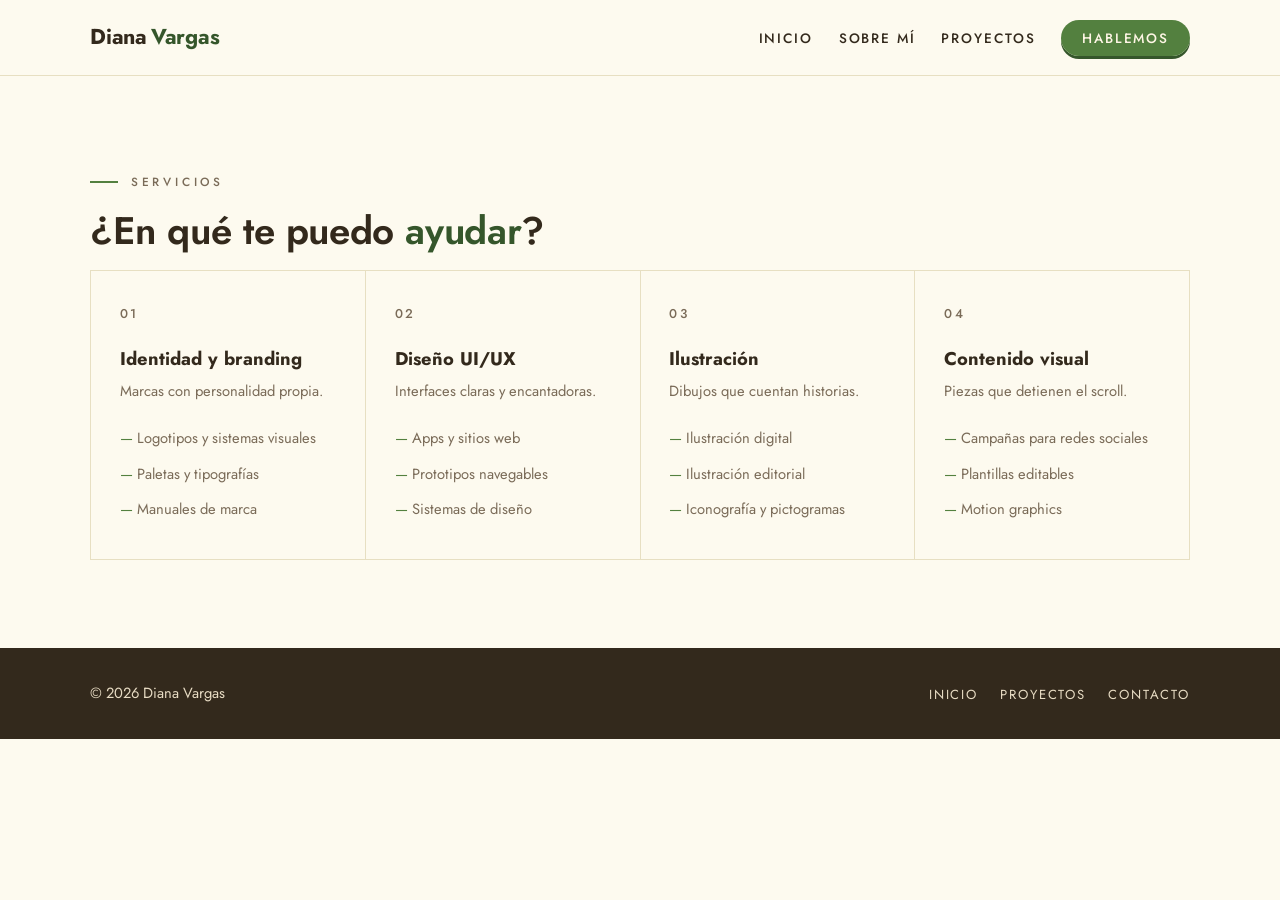
<file: servicios.html>
<!DOCTYPE html>
<html lang="es">
<head>
  <meta charset="UTF-8" />
  <meta name="viewport" content="width=device-width, initial-scale=1.0" />
  <title>Servicios — Diana Vargas</title>
  <meta name="description" content="Servicios de Diana Vargas: identidad y branding, diseño UI/UX, ilustración y contenido visual." />
  <meta name="author" content="Diana Vargas" />
  <meta name="theme-color" content="#335C67" />
  <link rel="icon" href="data:image/svg+xml,%3Csvg xmlns='http://www.w3.org/2000/svg' viewBox='0 0 64 64'%3E%3Crect width='64' height='64' rx='8' fill='%23FDFAEF'/%3E%3Ctext x='32' y='44' font-family='Segoe UI, sans-serif' font-size='36' font-weight='600' fill='%23335C67' text-anchor='middle'%3ED%3C/text%3E%3C/svg%3E" />
  <link rel="preconnect" href="https://fonts.googleapis.com" />
  <link rel="preconnect" href="https://fonts.gstatic.com" crossorigin />
  <link href="https://fonts.googleapis.com/css2?family=Jost:wght@400;500;600;700&display=swap" rel="stylesheet" />
  <link rel="stylesheet" href="style.css?v=2" />
</head>
<body>

  <header class="site-header site-header-static">
    <nav class="nav container" aria-label="Navegación principal">
      <a href="index.html" class="brand">Diana<span class="acento">Vargas</span></a>
      <button class="nav-toggle" id="nav-toggle" aria-expanded="false" aria-controls="nav-menu" aria-label="Abrir menú">
        <span aria-hidden="true"></span>
        <span aria-hidden="true"></span>
        <span aria-hidden="true"></span>
      </button>
      <ul class="nav-menu" id="nav-menu">
        <li><a href="index.html" class="nav-link">Inicio</a></li>
        <li><a href="sobre-mi.html" class="nav-link">Sobre mí</a></li>
        <li><a href="proyectos.html" class="nav-link">Proyectos</a></li>
        <li><a href="contacto.html" class="nav-link nav-cta">Hablemos</a></li>
      </ul>
    </nav>
  </header>

  <main>
    <!-- ============ SERVICIOS ============ -->
    <section id="servicios" class="section">
      <div class="container">
        <p class="section-eyebrow reveal">Servicios</p>
        <h1 class="section-title reveal">¿En qué te puedo <span class="acento">ayudar</span>?</h1>

        <div class="services-grid">
          <article class="service-card reveal" style="--d:.05s">
            <p class="service-num">01</p>
            <h3>Identidad y branding</h3>
            <p class="service-tagline">Marcas con personalidad propia.</p>
            <ul>
              <li>Logotipos y sistemas visuales</li>
              <li>Paletas y tipografías</li>
              <li>Manuales de marca</li>
            </ul>
          </article>

          <article class="service-card reveal" style="--d:.1s">
            <p class="service-num">02</p>
            <h3>Diseño UI/UX</h3>
            <p class="service-tagline">Interfaces claras y encantadoras.</p>
            <ul>
              <li>Apps y sitios web</li>
              <li>Prototipos navegables</li>
              <li>Sistemas de diseño</li>
            </ul>
          </article>

          <article class="service-card reveal" style="--d:.15s">
            <p class="service-num">03</p>
            <h3>Ilustración</h3>
            <p class="service-tagline">Dibujos que cuentan historias.</p>
            <ul>
              <li>Ilustración digital</li>
              <li>Ilustración editorial</li>
              <li>Iconografía y pictogramas</li>
            </ul>
          </article>

          <article class="service-card reveal" style="--d:.2s">
            <p class="service-num">04</p>
            <h3>Contenido visual</h3>
            <p class="service-tagline">Piezas que detienen el scroll.</p>
            <ul>
              <li>Campañas para redes sociales</li>
              <li>Plantillas editables</li>
              <li>Motion graphics</li>
            </ul>
          </article>
        </div>
      </div>
    </section>
  </main>

  <footer class="site-footer">
    <div class="container footer-grid">
      <p>© <span id="year">2026</span> Diana Vargas</p>
      <ul class="footer-links">
        <li><a href="index.html">Inicio</a></li>
        <li><a href="proyectos.html">Proyectos</a></li>
        <li><a href="contacto.html">Contacto</a></li>
      </ul>
    </div>
  </footer>

  <div class="toast" id="toast" role="status" aria-live="polite"></div>

  <script src="script.js?v=2"></script>
</body>
</html>
</file>
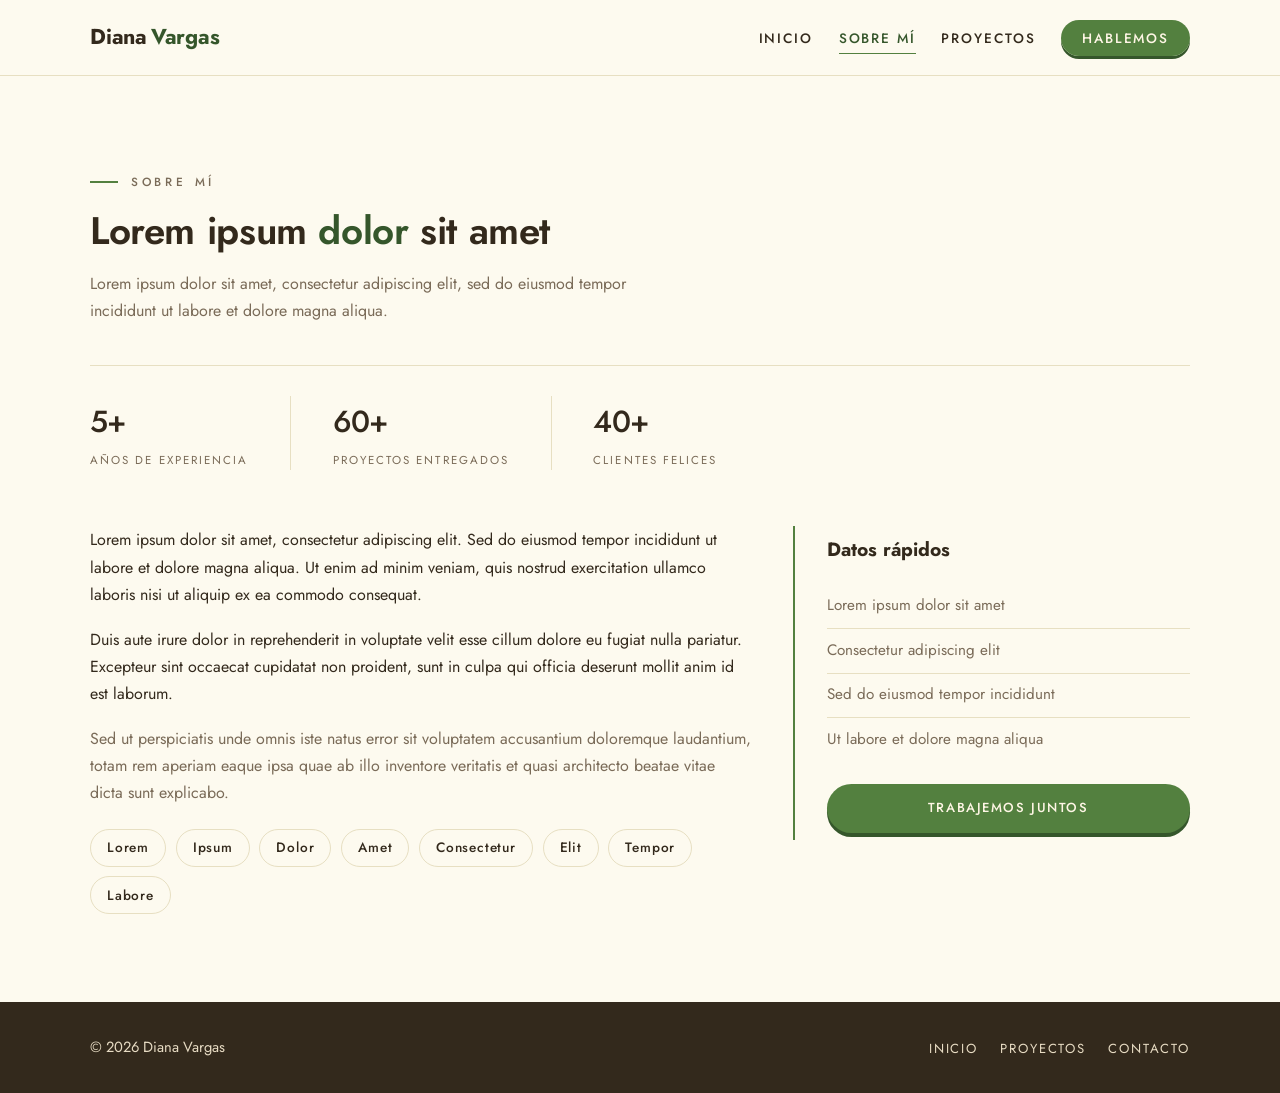
<file: sobre-mi.html>
<!DOCTYPE html>
<html lang="es">
<head>
  <meta charset="UTF-8" />
  <meta name="viewport" content="width=device-width, initial-scale=1.0" />
  <title>Sobre mí — Diana Vargas</title>
  <meta name="description" content="Conoce a Diana Vargas: diseñadora gráfica y creativa digital de Colombia." />
  <meta name="author" content="Diana Vargas" />
  <meta name="theme-color" content="#E8792E" />
  <link rel="icon" href="data:image/svg+xml,%3Csvg xmlns='http://www.w3.org/2000/svg' viewBox='0 0 64 64'%3E%3Crect width='64' height='64' rx='8' fill='%23E8792E'/%3E%3Ctext x='32' y='44' font-family='Segoe UI, sans-serif' font-size='36' font-weight='600' fill='%23FFF6E6' text-anchor='middle'%3ED%3C/text%3E%3C/svg%3E" />
  <link rel="preconnect" href="https://fonts.googleapis.com" />
  <link rel="preconnect" href="https://fonts.gstatic.com" crossorigin />
  <link href="https://fonts.googleapis.com/css2?family=Jost:wght@400;500;600;700&display=swap" rel="stylesheet" />
  <link rel="stylesheet" href="style.css?v=2" />
</head>
<body>

  <header class="site-header site-header-static">
    <nav class="nav container" aria-label="Navegación principal">
      <a href="index.html" class="brand">Diana<span class="acento">Vargas</span></a>
      <button class="nav-toggle" id="nav-toggle" aria-expanded="false" aria-controls="nav-menu" aria-label="Abrir menú">
        <span aria-hidden="true"></span>
        <span aria-hidden="true"></span>
        <span aria-hidden="true"></span>
      </button>
      <ul class="nav-menu" id="nav-menu">
        <li><a href="index.html" class="nav-link">Inicio</a></li>
        <li><a href="sobre-mi.html" class="nav-link active">Sobre mí</a></li>
        <li><a href="proyectos.html" class="nav-link">Proyectos</a></li>
        <li><a href="contacto.html" class="nav-link nav-cta">Hablemos</a></li>
      </ul>
    </nav>
  </header>

  <main>
    <!-- ============ SOBRE MÍ ============ -->
    <section id="sobre-mi" class="section">
      <div class="container">
        <p class="section-eyebrow reveal">Sobre mí</p>
        <h1 class="section-title reveal">Lorem ipsum <span class="acento">dolor</span> sit amet</h1>
        <p class="section-lead reveal">
          Lorem ipsum dolor sit amet, consectetur adipiscing elit, sed do eiusmod
          tempor incididunt ut labore et dolore magna aliqua.
        </p>

        <ul class="hero-stats page-stats reveal" style="--d:.05s" aria-label="Resumen de experiencia">
          <li><strong>5+</strong><span>años de experiencia</span></li>
          <li><strong>60+</strong><span>proyectos entregados</span></li>
          <li><strong>40+</strong><span>clientes felices</span></li>
        </ul>

        <div class="about-grid">
          <div class="about-text reveal" style="--d:.1s">
            <p>
              Lorem ipsum dolor sit amet, consectetur adipiscing elit. Sed do
              eiusmod tempor incididunt ut labore et dolore magna aliqua. Ut enim
              ad minim veniam, quis nostrud exercitation ullamco laboris nisi ut
              aliquip ex ea commodo consequat.
            </p>
            <p>
              Duis aute irure dolor in reprehenderit in voluptate velit esse
              cillum dolore eu fugiat nulla pariatur. Excepteur sint occaecat
              cupidatat non proident, sunt in culpa qui officia deserunt mollit
              anim id est laborum.
            </p>
            <p class="about-note">
              Sed ut perspiciatis unde omnis iste natus error sit voluptatem
              accusantium doloremque laudantium, totam rem aperiam eaque ipsa
              quae ab illo inventore veritatis et quasi architecto beatae vitae
              dicta sunt explicabo.
            </p>
            <ul class="skill-chips" aria-label="Habilidades">
              <li>Lorem</li>
              <li>Ipsum</li>
              <li>Dolor</li>
              <li>Amet</li>
              <li>Consectetur</li>
              <li>Elit</li>
              <li>Tempor</li>
              <li>Labore</li>
            </ul>
          </div>

          <aside class="about-card reveal" style="--d:.2s" aria-label="Datos rápidos">
            <h3>Datos rápidos</h3>
            <ul class="facts">
              <li>Lorem ipsum dolor sit amet</li>
              <li>Consectetur adipiscing elit</li>
              <li>Sed do eiusmod tempor incididunt</li>
              <li>Ut labore et dolore magna aliqua</li>
            </ul>
            <a href="contacto.html" class="btn btn-primary btn-block">Trabajemos juntos</a>
          </aside>
        </div>
      </div>
    </section>
  </main>

  <footer class="site-footer">
    <div class="container footer-grid">
      <p>© <span id="year">2026</span> Diana Vargas</p>
      <ul class="footer-links">
        <li><a href="index.html">Inicio</a></li>
        <li><a href="proyectos.html">Proyectos</a></li>
        <li><a href="contacto.html">Contacto</a></li>
      </ul>
    </div>
  </footer>

  <div class="toast" id="toast" role="status" aria-live="polite"></div>

  <script src="script.js?v=2"></script>
</body>
</html>
</file>
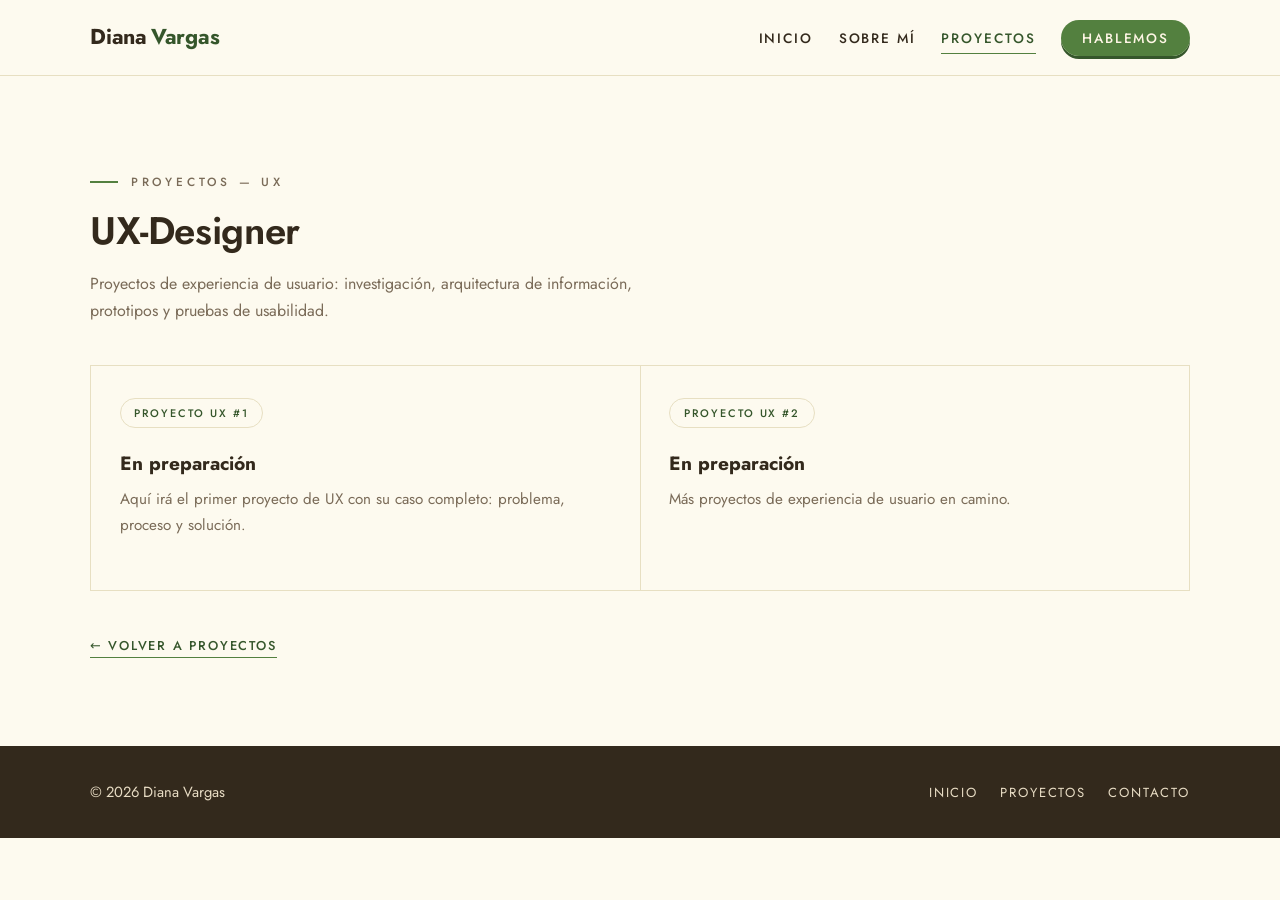
<file: ux-designer.html>
<!DOCTYPE html>
<html lang="es">
<head>
  <meta charset="UTF-8" />
  <meta name="viewport" content="width=device-width, initial-scale=1.0" />
  <title>UX-Designer — Diana Vargas</title>
  <meta name="description" content="Proyectos de experiencia de usuario de Diana Vargas: investigación, prototipos y pruebas de usabilidad." />
  <meta name="author" content="Diana Vargas" />
  <meta name="theme-color" content="#E8792E" />
  <link rel="icon" href="data:image/svg+xml,%3Csvg xmlns='http://www.w3.org/2000/svg' viewBox='0 0 64 64'%3E%3Crect width='64' height='64' rx='8' fill='%23E8792E'/%3E%3Ctext x='32' y='44' font-family='Segoe UI, sans-serif' font-size='36' font-weight='600' fill='%23FFF6E6' text-anchor='middle'%3ED%3C/text%3E%3C/svg%3E" />
  <link rel="preconnect" href="https://fonts.googleapis.com" />
  <link rel="preconnect" href="https://fonts.gstatic.com" crossorigin />
  <link href="https://fonts.googleapis.com/css2?family=Jost:wght@400;500;600;700&display=swap" rel="stylesheet" />
  <link rel="stylesheet" href="style.css?v=2" />
</head>
<body>

  <header class="site-header site-header-static">
    <nav class="nav container" aria-label="Navegación principal">
      <a href="index.html" class="brand">Diana<span class="acento">Vargas</span></a>
      <button class="nav-toggle" id="nav-toggle" aria-expanded="false" aria-controls="nav-menu" aria-label="Abrir menú">
        <span aria-hidden="true"></span>
        <span aria-hidden="true"></span>
        <span aria-hidden="true"></span>
      </button>
      <ul class="nav-menu" id="nav-menu">
        <li><a href="index.html" class="nav-link">Inicio</a></li>
        <li><a href="sobre-mi.html" class="nav-link">Sobre mí</a></li>
        <li><a href="proyectos.html" class="nav-link active">Proyectos</a></li>
        <li><a href="contacto.html" class="nav-link nav-cta">Hablemos</a></li>
      </ul>
    </nav>
  </header>

  <main>
    <!-- ============ UX-DESIGNER ============ -->
    <section id="ux" class="section">
      <div class="container">
        <p class="section-eyebrow reveal">Proyectos — UX</p>
        <h1 class="section-title reveal">UX-Designer</h1>
        <p class="section-lead reveal">
          Proyectos de experiencia de usuario: investigación, arquitectura de
          información, prototipos y pruebas de usabilidad.
        </p>

        <div class="projects-grid">
          <article class="project-card case-soon reveal" style="--d:.05s">
            <span class="tag">Proyecto UX #1</span>
            <h3>En preparación</h3>
            <p>Aquí irá el primer proyecto de UX con su caso completo: problema, proceso y solución.</p>
          </article>

          <article class="project-card case-soon reveal" style="--d:.15s">
            <span class="tag">Proyecto UX #2</span>
            <h3>En preparación</h3>
            <p>Más proyectos de experiencia de usuario en camino.</p>
          </article>
        </div>

        <p class="case-back reveal">
          <a href="proyectos.html" class="project-link">← Volver a proyectos</a>
        </p>
      </div>
    </section>
  </main>

  <footer class="site-footer">
    <div class="container footer-grid">
      <p>© <span id="year">2026</span> Diana Vargas</p>
      <ul class="footer-links">
        <li><a href="index.html">Inicio</a></li>
        <li><a href="proyectos.html">Proyectos</a></li>
        <li><a href="contacto.html">Contacto</a></li>
      </ul>
    </div>
  </footer>

  <div class="toast" id="toast" role="status" aria-live="polite"></div>

  <script src="script.js?v=2"></script>
</body>
</html>
</file>
<file: style.css>
/* =========================================================
   Portafolio Diana Vargas — style.css
   Estilo: retro 70s · naranja #E8792E + verde #53803F sobre crema
   HTML+CSS+JS puro, sin build · sitio multipágina
   ========================================================= */

/* ---------- Variables ---------- */
:root {
  /* Paleta retro */
  --naranja: #E8792E;
  --naranja-profundo: #D96A22;
  --verde: #53803F;
  --verde-oscuro: #35562B;
  --ambar: #E3A72F;            /* dorado cosecha */
  --crema: #FFF6E6;
  --marron: #33291C;

  /* Uso */
  --bg:        #FDFAEF;
  --bg-suave:  #F8F2D8;
  --tinta:     var(--marron);
  --texto-suave: #7A6B58;
  --linea:     #E7DFC2;
  --acento:    var(--verde);
  --acento-fuerte: var(--verde-oscuro);

  /* Sombra y radio */
  --radius-lg: 8px;
  --shadow: 0 4px 18px rgba(51, 41, 28, 0.08);

  /* Tipografía */
  --font-titulos: "Jost", "Segoe UI", system-ui, sans-serif;
  --font-cuerpo: "Jost", "Segoe UI", system-ui, sans-serif;
}

/* ---------- Reset básico ---------- */
*, *::before, *::after { box-sizing: border-box; margin: 0; padding: 0; }

html {
  scroll-behavior: smooth;
  scroll-padding-top: 5rem;
}

body {
  font-family: var(--font-cuerpo);
  background: var(--bg);
  color: var(--tinta);
  line-height: 1.7;
  -webkit-font-smoothing: antialiased;
}

img { max-width: 100%; display: block; }
ul { list-style: none; }
a { color: inherit; text-decoration: none; }
button { font: inherit; cursor: pointer; border: none; background: none; }

/* ---------- Utilidades ---------- */
.container { width: min(1100px, 92%); margin-inline: auto; }
.section { padding: 5.5rem 0; }
.section-alt { background: var(--bg-suave); }

.acento { color: var(--acento-fuerte); }

/* Etiqueta de sección: línea de acento + versalitas */
.section-eyebrow {
  display: inline-flex;
  align-items: center;
  gap: 0.8rem;
  font-weight: 500;
  font-size: 0.74rem;
  letter-spacing: 0.32em;
  text-transform: uppercase;
  color: var(--texto-suave);
  margin-bottom: 1rem;
}
.section-eyebrow::before {
  content: "";
  width: 28px;
  height: 2px;
  background: var(--acento);
  flex: none;
}

.section-title {
  font-family: var(--font-titulos);
  font-weight: 600;
  font-size: clamp(1.8rem, 3.6vw, 2.4rem);
  line-height: 1.2;
  margin-bottom: 1rem;
  letter-spacing: -0.01em;
}

.section-lead {
  color: var(--texto-suave);
  max-width: 560px;
  margin-bottom: 2.5rem;
}

/* Estadísticas usadas en páginas interiores */
.page-stats { margin: 2rem 0 3.5rem; }

/* ---------- Botones: píldora verde retro con sombra dura ---------- */
.btn {
  display: inline-block;
  font-weight: 500;
  letter-spacing: 0.12em;
  text-transform: uppercase;
  font-size: 0.82rem;
  padding: 0.85rem 2rem;
  border-radius: 999px;
  text-align: center;
}
.btn-primary {
  color: var(--crema);
  background: var(--verde);
  box-shadow: 0 4px 0 var(--verde-oscuro);
  transition: transform 0.15s ease, box-shadow 0.15s ease, background 0.2s ease;
}
.btn-primary:hover {
  background: #5E8C48;
  transform: translateY(2px);
  box-shadow: 0 2px 0 var(--verde-oscuro);
}
.btn-ghost {
  color: var(--tinta);
  border: 1px solid var(--tinta);
  transition: background 0.2s ease, color 0.2s ease;
}
.btn-ghost:hover {
  background: var(--tinta);
  color: var(--crema);
}
.btn-block { width: 100%; }

/* Botones grandes del inicio */
.btn-xl { padding: 1.05rem 2.4rem; font-size: 0.88rem; }

/* ---------- Header / Nav ---------- */
.site-header {
  position: absolute;
  top: 0;
  left: 0;
  right: 0;
  z-index: 50;
}

/* Variante para páginas interiores: header sólido */
.site-header-static {
  position: relative;
  background: var(--bg);
  border-bottom: 1px solid var(--linea);
}

.nav {
  display: flex;
  align-items: center;
  justify-content: space-between;
  gap: 1rem;
  padding: 1.2rem 0;
}

.brand {
  font-family: var(--font-titulos);
  font-weight: 700;
  font-size: 1.35rem;
  letter-spacing: -0.01em;
}
.brand .acento { margin-left: 0.25rem; }

.nav-menu {
  display: flex;
  align-items: center;
  gap: 1.6rem;
}

.nav-link {
  font-weight: 500;
  font-size: 0.85rem;
  letter-spacing: 0.14em;
  text-transform: uppercase;
  padding: 0.3rem 0;
  color: var(--tinta);
  border-bottom: 1px solid transparent;
  transition: border-color 0.2s ease, color 0.2s ease;
}
.nav-link:hover, .nav-link.active {
  color: var(--acento-fuerte);
  border-bottom-color: var(--acento);
}

/* CTA del menú: píldora verde sólida */
.nav-cta {
  color: var(--crema);
  background: var(--verde);
  border-bottom: none;
  padding: 0.5rem 1.3rem;
  border-radius: 999px;
  box-shadow: 0 3px 0 var(--verde-oscuro);
  transition: background 0.2s ease, transform 0.15s ease, box-shadow 0.15s ease;
}
.nav-cta:hover {
  background: #5E8C48;
  color: var(--crema);
  transform: translateY(1px);
  box-shadow: 0 2px 0 var(--verde-oscuro);
}

.nav-toggle {
  display: none;
  flex-direction: column;
  gap: 5px;
  padding: 0.5rem;
}
.nav-toggle span {
  display: block;
  width: 24px;
  height: 2px;
  background: var(--tinta);
  transition: transform 0.25s ease, opacity 0.25s ease;
}
.nav-toggle[aria-expanded="true"] span:nth-child(1) { transform: translateY(7px) rotate(45deg); }
.nav-toggle[aria-expanded="true"] span:nth-child(2) { opacity: 0; }
.nav-toggle[aria-expanded="true"] span:nth-child(3) { transform: translateY(-7px) rotate(-45deg); }

/* Inicio: navegación clara sobre el fondo naranja */
.page-home .brand { color: var(--crema); }
.page-home .brand .acento { color: var(--ambar); }
.page-home .nav-link { color: var(--crema); }
.page-home .nav-link:hover,
.page-home .nav-link.active {
  color: var(--crema);
  border-bottom-color: var(--ambar);
}
.page-home .nav-toggle span { background: var(--crema); }

/* ---------- Hero (inicio): fondo naranja retro ---------- */
.hero {
  min-height: 100vh;
  display: flex;
  align-items: center;
  background: linear-gradient(180deg, #EC8235 0%, var(--naranja) 55%, var(--naranja-profundo) 100%);
  border-bottom: 5px solid var(--marron);
  padding: 7rem 0 5rem;
  position: relative;
  overflow: hidden;
}

/* Sol retro: anillos concéntricos al costado derecho */
.hero-circle {
  position: absolute;
  top: 50%;
  right: -14vw;
  width: min(48vw, 620px);
  aspect-ratio: 1 / 1;
  transform: translateY(-50%);
  border: 2px solid rgba(255, 246, 230, 0.45);
  border-radius: 50%;
  pointer-events: none;
}
.hero-circle::before {
  content: "";
  position: absolute;
  inset: 14%;
  border: 2px solid var(--verde);
  border-radius: 50%;
}
.hero-circle::after {
  content: "";
  position: absolute;
  top: 50%;
  left: 0;
  width: 10px;
  height: 10px;
  background: var(--ambar);
  border-radius: 50%;
  transform: translateY(-50%);
}

.hero-grid {
  display: grid;
  grid-template-columns: 1fr;
  text-align: left;
  justify-items: start;
  position: relative;
  z-index: 1;   /* el contenido pasa por delante de los círculos decorativos */
}

/* Rol como etiqueta superior en versalitas */
.hero-role {
  display: flex;
  align-items: center;
  gap: 0.9rem;
  font-weight: 500;
  font-size: 0.78rem;
  letter-spacing: 0.32em;
  text-transform: uppercase;
  color: rgba(255, 246, 230, 0.82);
  margin-bottom: 1.6rem;
}
.hero-role::before {
  content: "";
  width: 32px;
  height: 3px;
  background: var(--verde);
  flex: none;
}

/* Nombre: grande, color crema */
.hero-title {
  font-family: var(--font-titulos);
  font-weight: 500;
  font-size: clamp(2.6rem, 7.5vw, 5.2rem);
  line-height: 1.02;
  letter-spacing: -0.03em;
  color: var(--crema);
  margin-bottom: 1.6rem;
}
.hero-dot { color: var(--ambar); }

/* ---------- Gatito negro: camina desde la derecha y se sienta junto al nombre ---------- */
.cat {
  position: relative;
  display: inline-block;
  width: 0.8em;
  height: 0.8em;
  margin-left: 0.18em;
  vertical-align: baseline;
  transform: translateX(100vw);        /* arranca fuera de pantalla, a la derecha */
  animation: cat-walk-in 5s cubic-bezier(0.37, 0.08, 0.25, 1) 1s forwards;
}
@keyframes cat-walk-in {
  from { transform: translateX(100vw); }
  to   { transform: translateX(0); }
}
.cat svg {
  position: absolute;
  inset: 0;
  width: 100%;
  height: 100%;
  transition: opacity 0.25s ease;      /* fundido suave entre poses */
}

/* Trote: rebote del cuerpo + leve inclinación */
.cat .cat-walk { animation: cat-trot 0.35s ease-in-out infinite; }
@keyframes cat-trot {
  0%, 100% { transform: translateY(0) rotate(0.8deg); }
  50% { transform: translateY(-4%) rotate(-1.8deg); }
}

/* Patas: pares en diagonal, con desfase de medio paso */
.cat .cat-leg {
  transform-box: fill-box;
  transform-origin: 50% 0%;
  animation: leg-swing 0.35s ease-in-out infinite;
}
.cat .cat-leg-b { animation-delay: -0.175s; }
@keyframes leg-swing {
  0%, 100% { transform: rotate(15deg); }
  50% { transform: rotate(-15deg); }
}

/* Cabeza: vaivén sutil al caminar */
.cat .cat-head {
  transform-box: fill-box;
  transform-origin: 80% 90%;
  animation: head-bob 0.7s ease-in-out infinite;
}
@keyframes head-bob {
  0%, 100% { transform: rotate(1.2deg); }
  50% { transform: rotate(-1.2deg); }
}

/* Cola: se mueve sola mientras camina */
.cat .cat-tail-walk {
  transform-box: fill-box;
  transform-origin: 5% 95%;
  animation: tail-sway 0.55s ease-in-out infinite;
}
@keyframes tail-sway {
  0%, 100% { transform: rotate(4deg); }
  50% { transform: rotate(-4deg); }
}

/* Orejas: estremecimiento ocasional, cada una a su ritmo */
.cat .cat-ear {
  transform-box: fill-box;
  transform-origin: 50% 100%;
}
.cat .cat-ear-a { animation: ear-twitch 3.2s ease-in-out infinite; }
.cat .cat-ear-b { animation: ear-twitch 4.1s ease-in-out infinite 1.4s; }
@keyframes ear-twitch {
  0%, 89%, 100% { transform: rotate(0deg); }
  92% { transform: rotate(-12deg); }
  95% { transform: rotate(4deg); }
}

/* Pose sentada: se muestra al terminar el recorrido (.seated la activa con JS) */
.cat .cat-sit { opacity: 0; }
.cat.seated .cat-walk { opacity: 0; }
.cat.seated .cat-walk,
.cat.seated .cat-walk * { animation-play-state: paused; }
.cat.seated .cat-sit {
  opacity: 1;
  animation: cat-settle 0.35s cubic-bezier(0.34, 1.56, 0.64, 1);
}
@keyframes cat-settle {
  0% { transform: scale(1.12); }
  55% { transform: scale(0.96); }
  100% { transform: scale(1); }
}

/* Sentado: la cola descansa y se mece despacio */
.cat-sit .cat-tail-sit {
  transform-box: fill-box;
  transform-origin: 95% 95%;
  animation: tail-rest 3.5s ease-in-out infinite;
}
@keyframes tail-rest {
  0%, 100% { transform: rotate(0deg); }
  50% { transform: rotate(2.5deg); }
}

/* Parpadeo de ojos */
.cat-sit .cat-eye {
  transform-box: fill-box;
  transform-origin: center;
  animation: cat-blink 4.5s infinite;
}
@keyframes cat-blink {
  0%, 91%, 100% { transform: scaleY(1); }
  95% { transform: scaleY(0.1); }
}

.hero-desc {
  max-width: 480px;
  color: var(--texto-suave);
  font-size: 1.05rem;
  line-height: 1.8;
  margin-bottom: 2.8rem;
}

.hero-actions {
  display: flex;
  flex-wrap: wrap;
  gap: 1rem;
  margin-top: 3rem;
}

/* Estadísticas: fila con divisores finos (página Sobre mí) */
.hero-stats {
  display: flex;
  flex-wrap: wrap;
  border-top: 1px solid var(--linea);
  padding-top: 1.9rem;
}
.hero-stats li {
  display: flex;
  flex-direction: column;
  gap: 0.2rem;
  padding-right: 2.6rem;
  margin-right: 2.6rem;
  border-right: 1px solid var(--linea);
}
.hero-stats li:last-child {
  border-right: none;
  margin-right: 0;
  padding-right: 0;
}
.hero-stats strong {
  font-weight: 500;
  font-size: 1.9rem;
  letter-spacing: -0.02em;
  color: var(--tinta);
}
.hero-stats span {
  font-size: 0.72rem;
  letter-spacing: 0.18em;
  text-transform: uppercase;
  color: var(--texto-suave);
}

/* ---------- Sobre mí ---------- */
.about-grid {
  display: grid;
  grid-template-columns: 1.25fr 0.75fr;
  gap: 2.5rem;
  align-items: start;
}

.about-text p { margin-bottom: 1.1rem; color: var(--tinta); }
.about-note { color: var(--texto-suave) !important; }

.skill-chips {
  display: flex;
  flex-wrap: wrap;
  gap: 0.6rem;
  margin-top: 1.4rem;
}
.skill-chips li {
  font-size: 0.85rem;
  font-weight: 500;
  letter-spacing: 0.06em;
  padding: 0.4rem 1rem;
  border-radius: 999px;
  color: var(--tinta);
  border: 1px solid var(--linea);
  transition: border-color 0.2s ease, color 0.2s ease;
}
.skill-chips li:hover {
  border-color: var(--acento);
  color: var(--acento-fuerte);
}

.about-card {
  border-left: 2px solid var(--acento);
  padding: 0.4rem 0 0.4rem 2rem;
}
.about-card h3 {
  font-size: 1.2rem;
  margin-bottom: 1.2rem;
}

.facts li {
  padding: 0.55rem 0;
  font-size: 0.95rem;
  color: var(--texto-suave);
  border-bottom: 1px solid var(--linea);
}
.facts li:last-of-type { border-bottom: none; }

.about-card .btn { margin-top: 1.4rem; }

/* ---------- Proyectos: retícula editorial con filetes ---------- */
.projects-grid {
  display: grid;
  grid-template-columns: repeat(auto-fill, minmax(400px, 1fr));
  gap: 0;
  border-top: 1px solid var(--linea);
  border-left: 1px solid var(--linea);
}

/* Categorías de proyectos: 3 columnas */
.categories-grid {
  display: grid;
  grid-template-columns: repeat(auto-fit, minmax(280px, 1fr));
  gap: 0;
  border-top: 1px solid var(--linea);
  border-left: 1px solid var(--linea);
}

.project-card {
  background: var(--bg);
  padding: 2rem 1.8rem;
  border-right: 1px solid var(--linea);
  border-bottom: 1px solid var(--linea);
  transition: background 0.25s ease;
}
.project-card:hover { background: var(--bg-suave); }

/* Proyecto único: ocupa todo el ancho de la retícula */
.project-featured { grid-column: 1 / -1; }

/* Caso en preparación (placeholder del diario) */
.case-soon { opacity: 0.55; }

.tag {
  display: inline-block;
  font-size: 0.68rem;
  font-weight: 500;
  letter-spacing: 0.18em;
  text-transform: uppercase;
  color: var(--acento-fuerte);
  border: 1px solid var(--linea);
  padding: 0.28rem 0.85rem;
  border-radius: 999px;
  margin-bottom: 1.2rem;
}

.project-card h3 {
  font-size: 1.2rem;
  margin-bottom: 0.5rem;
}
.project-card p {
  font-size: 0.95rem;
  color: var(--texto-suave);
  margin-bottom: 1.2rem;
}

.project-link {
  font-weight: 500;
  font-size: 0.8rem;
  letter-spacing: 0.14em;
  text-transform: uppercase;
  color: var(--acento-fuerte);
  border-bottom: 1px solid var(--acento);
  padding-bottom: 2px;
  transition: color 0.2s ease;
}
.project-link:hover { color: var(--verde-oscuro); }

/* ---------- Diario: fases de un caso ---------- */
.case-phase {
  display: grid;
  grid-template-columns: 250px 1fr;
  gap: 2.5rem;
  padding: 2.5rem 0;
  border-top: 1px solid var(--linea);
}
.case-phase-num {
  font-size: 0.72rem;
  font-weight: 500;
  letter-spacing: 0.24em;
  text-transform: uppercase;
  color: var(--texto-suave);
  margin-bottom: 0.5rem;
}
.case-phase-title {
  font-size: 1.25rem;
  font-weight: 600;
  color: var(--tinta);
}
.case-phase-en {
  font-size: 0.85rem;
  font-weight: 500;
  color: var(--texto-suave);
}
.case-phase-body p { margin-bottom: 0.9rem; color: var(--tinta); }
.case-phase-body p:last-child { margin-bottom: 0; }

.case-questions li {
  padding: 0.35rem 0 0.35rem 1.4rem;
  position: relative;
  color: var(--tinta);
}
.case-questions li::before {
  content: "—";
  position: absolute;
  left: 0;
  color: var(--verde);
}

/* Gráficos de la encuesta (Fase Compartir) */
.case-charts {
  display: grid;
  grid-template-columns: repeat(auto-fit, minmax(280px, 1fr));
  gap: 1.2rem;
  margin-top: 1.5rem;
}
.case-chart {
  background: var(--bg);
  border: 1px solid var(--linea);
  border-radius: var(--radius-lg);
  overflow: hidden;
}
.case-chart img {
  display: block;
  width: 100%;
}
.chart-frame {
  position: relative;
  width: 100%;
  aspect-ratio: 4 / 3;
}
.chart-frame iframe {
  position: absolute;
  inset: 0;
  width: 100%;
  height: 100%;
  border: 0;
}
.case-chart figcaption {
  padding: 0.8rem 1.2rem;
  font-size: 0.85rem;
  color: var(--texto-suave);
  border-top: 1px solid var(--linea);
}

/* Gráficos de barras con los datos reales de la encuesta */
.chart-card {
  background: var(--bg);
  border: 1px solid var(--linea);
  border-radius: var(--radius-lg);
  padding: 1.6rem 1.4rem;
}
.chart-title {
  font-size: 0.95rem;
  font-weight: 600;
  color: var(--tinta);
  margin-bottom: 1.1rem;
}
.bar-row {
  display: grid;
  grid-template-columns: 110px 1fr 46px;
  align-items: center;
  gap: 0.8rem;
  padding: 0.3rem 0;
}
.bar-label {
  font-size: 0.82rem;
  color: var(--texto-suave);
  line-height: 1.3;
}
.bar-track {
  height: 13px;
  background: var(--bg-suave);
  border-radius: 999px;
  overflow: hidden;
}
.bar-fill {
  height: 100%;
  width: var(--w, 0%);
  background: var(--verde);
  border-radius: 999px;
}
/* La barra ganadora va en naranja */
.bar-fill.bar-top { background: var(--naranja); }
.bar-value {
  font-size: 0.82rem;
  font-weight: 600;
  color: var(--tinta);
  text-align: right;
}
.chart-note {
  margin: 1.6rem 0 1.2rem;
  font-size: 0.78rem;
  font-weight: 500;
  letter-spacing: 0.14em;
  text-transform: uppercase;
  color: var(--texto-suave);
}

/* Hallazgos del análisis: tarjetas con cifra grande */
.findings-grid {
  display: grid;
  grid-template-columns: repeat(auto-fit, minmax(210px, 1fr));
  gap: 1.2rem;
}
.finding {
  background: var(--bg);
  border: 1px solid var(--linea);
  border-radius: var(--radius-lg);
  padding: 1.6rem 1.4rem;
}
.finding-num {
  font-size: 1.9rem;
  font-weight: 600;
  letter-spacing: -0.02em;
  line-height: 1.1;
  color: var(--verde-oscuro);
}
.finding h3 {
  font-size: 1rem;
  font-weight: 600;
  margin: 0.4rem 0 0.5rem;
  color: var(--tinta);
}
.finding p { font-size: 0.88rem; color: var(--texto-suave); }

.case-back { margin-top: 2.5rem; }

@media (max-width: 860px) {
  .case-phase { grid-template-columns: 1fr; gap: 0.8rem; padding: 2rem 0; }
}

/* ---------- Servicios: misma retícula con filetes ---------- */
.services-grid {
  display: grid;
  grid-template-columns: repeat(auto-fit, minmax(240px, 1fr));
  gap: 0;
  border-top: 1px solid var(--linea);
  border-left: 1px solid var(--linea);
}

.service-card {
  background: var(--bg);
  padding: 2rem 1.8rem;
  border-right: 1px solid var(--linea);
  border-bottom: 1px solid var(--linea);
  transition: background 0.25s ease;
}
.service-card:hover { background: var(--bg-suave); }

.service-num {
  font-weight: 500;
  font-size: 0.8rem;
  letter-spacing: 0.2em;
  color: var(--texto-suave);
  margin-bottom: 1.1rem;
}

.service-card h3 {
  font-size: 1.15rem;
  margin-bottom: 0.3rem;
}
.service-tagline {
  font-size: 0.92rem;
  color: var(--texto-suave);
  margin-bottom: 1.1rem;
}

.service-card ul li {
  font-size: 0.92rem;
  color: var(--texto-suave);
  padding: 0.32rem 0;
}
.service-card ul li::before {
  content: "— ";
  color: var(--acento);
}

/* ---------- Contacto ---------- */
.contact-grid {
  display: grid;
  grid-template-columns: 0.9fr 1.1fr;
  gap: 3rem;
  align-items: start;
}

.contact-info h3 {
  font-size: 1.3rem;
  margin-bottom: 0.7rem;
}
.contact-info > p { color: var(--texto-suave); margin-bottom: 1.4rem; max-width: 420px; }

.contact-list li {
  padding: 0.5rem 0;
}
.contact-list a {
  font-weight: 500;
  color: var(--acento-fuerte);
  border-bottom: 1px solid var(--acento);
  transition: color 0.2s ease;
}
.contact-list a:hover { color: var(--verde-oscuro); }

.contact-social-label {
  margin: 1.6rem 0 0.6rem;
  font-size: 0.74rem;
  font-weight: 500;
  letter-spacing: 0.24em;
  text-transform: uppercase;
  color: var(--texto-suave);
}

.social-links { display: flex; flex-wrap: wrap; gap: 0.6rem; }
.social-links a {
  font-size: 0.85rem;
  font-weight: 500;
  letter-spacing: 0.08em;
  padding: 0.45rem 1.1rem;
  border-radius: 999px;
  border: 1px solid var(--linea);
  transition: border-color 0.2s ease, color 0.2s ease;
}
.social-links a:hover { border-color: var(--acento-fuerte); color: var(--acento-fuerte); }

.contact-form {
  display: grid;
  gap: 1.2rem;
  position: relative;
  background: var(--bg);
  border: 1px solid var(--linea);
  padding: 2.4rem;
  border-radius: var(--radius-lg);
}

.form-field { display: grid; gap: 0.4rem; }
.form-field label {
  font-weight: 500;
  font-size: 0.78rem;
  letter-spacing: 0.16em;
  text-transform: uppercase;
  color: var(--texto-suave);
}

.form-field input,
.form-field textarea {
  font: inherit;
  color: var(--tinta);
  background: transparent;
  border: none;
  border-bottom: 1px solid var(--linea);
  padding: 0.6rem 0.2rem;
  transition: border-color 0.2s ease;
  resize: vertical;
}
.form-field input:focus,
.form-field textarea:focus {
  outline: none;
  border-bottom-color: var(--acento-fuerte);
}

/* ---------- Footer: marrón chocolate ---------- */
.site-footer {
  background: var(--marron);
  color: #E8DCC4;
  padding: 2rem 0;
}
.footer-grid {
  display: flex;
  flex-wrap: wrap;
  align-items: center;
  justify-content: space-between;
  gap: 1rem;
}
.site-footer p { font-size: 0.92rem; }
.footer-links { display: flex; gap: 1.4rem; }
.footer-links a {
  font-size: 0.82rem;
  letter-spacing: 0.14em;
  text-transform: uppercase;
  color: #E8DCC4;
  transition: color 0.2s ease;
}
.footer-links a:hover { color: var(--ambar); }

/* ---------- Toast ---------- */
.toast {
  position: fixed;
  left: 50%;
  bottom: 2rem;
  transform: translate(-50%, 140%);
  background: var(--marron);
  color: var(--crema);
  font-weight: 500;
  padding: 0.9rem 1.8rem;
  border-radius: 999px;
  box-shadow: 0 14px 34px rgba(0, 0, 0, 0.2);
  z-index: 100;
  opacity: 0;
  transition: transform 0.35s ease, opacity 0.35s ease;
  max-width: min(90vw, 480px);
  text-align: center;
}
.toast.show { transform: translate(-50%, 0); opacity: 1; }

/* ---------- Animaciones reveal ---------- */
.reveal {
  opacity: 0;
  transform: translateY(26px);
  transition: opacity 0.6s ease, transform 0.6s ease;
  transition-delay: var(--d, 0s);
}
.reveal.visible { opacity: 1; transform: none; }

@media (prefers-reduced-motion: reduce) {
  html { scroll-behavior: auto; }
  *, *::before, *::after { animation: none !important; transition: none !important; }
  .reveal { opacity: 1; transform: none; }
  .cat { transform: none; }
  .cat .cat-walk { opacity: 0; }
  .cat .cat-sit { opacity: 1; }
}

/* ---------- Responsive ---------- */
@media (max-width: 860px) {
  .about-grid { grid-template-columns: 1fr; }
  .contact-grid { grid-template-columns: 1fr; gap: 2rem; }

  .hero { padding: 8rem 0 4rem; }
  .hero-stats li { padding-right: 1.6rem; margin-right: 1.6rem; }

  .projects-grid { grid-template-columns: 1fr; }
  .categories-grid { grid-template-columns: 1fr; }
  .page-stats { margin: 1.5rem 0 2.5rem; }
}

@media (max-width: 720px) {
  .nav-toggle { display: flex; }

  .nav-menu {
    position: absolute;
    top: 100%;
    left: 0;
    right: 0;
    flex-direction: column;
    align-items: stretch;
    gap: 0;
    background: var(--bg);
    padding: 0.6rem 1.2rem 1.2rem;
    border-bottom: 1px solid var(--linea);
    box-shadow: var(--shadow);
    display: none;
  }
  .nav-menu.open { display: flex; }
  .nav-menu li + li { border-top: 1px solid var(--linea); }
  .nav-link { display: block; padding: 0.9rem 0.2rem; border: none; }
  .nav-cta {
    display: block;
    width: 100%;
    margin-top: 0.8rem;
    text-align: center;
  }

  /* Menú móvil sobre el fondo naranja del inicio */
  .page-home .nav-menu {
    background: var(--naranja);
    border-bottom-color: rgba(51, 41, 28, 0.35);
  }
  .page-home .nav-menu li + li { border-top-color: rgba(255, 246, 230, 0.22); }
  .page-home .nav-link { color: var(--crema); }

  .section { padding: 4rem 0; }
  .footer-grid { flex-direction: column; text-align: center; }

  /* Hero móvil: botones apilados */
  .hero { min-height: auto; }
  .hero-actions { margin-top: 2.5rem; }
}
</file>
